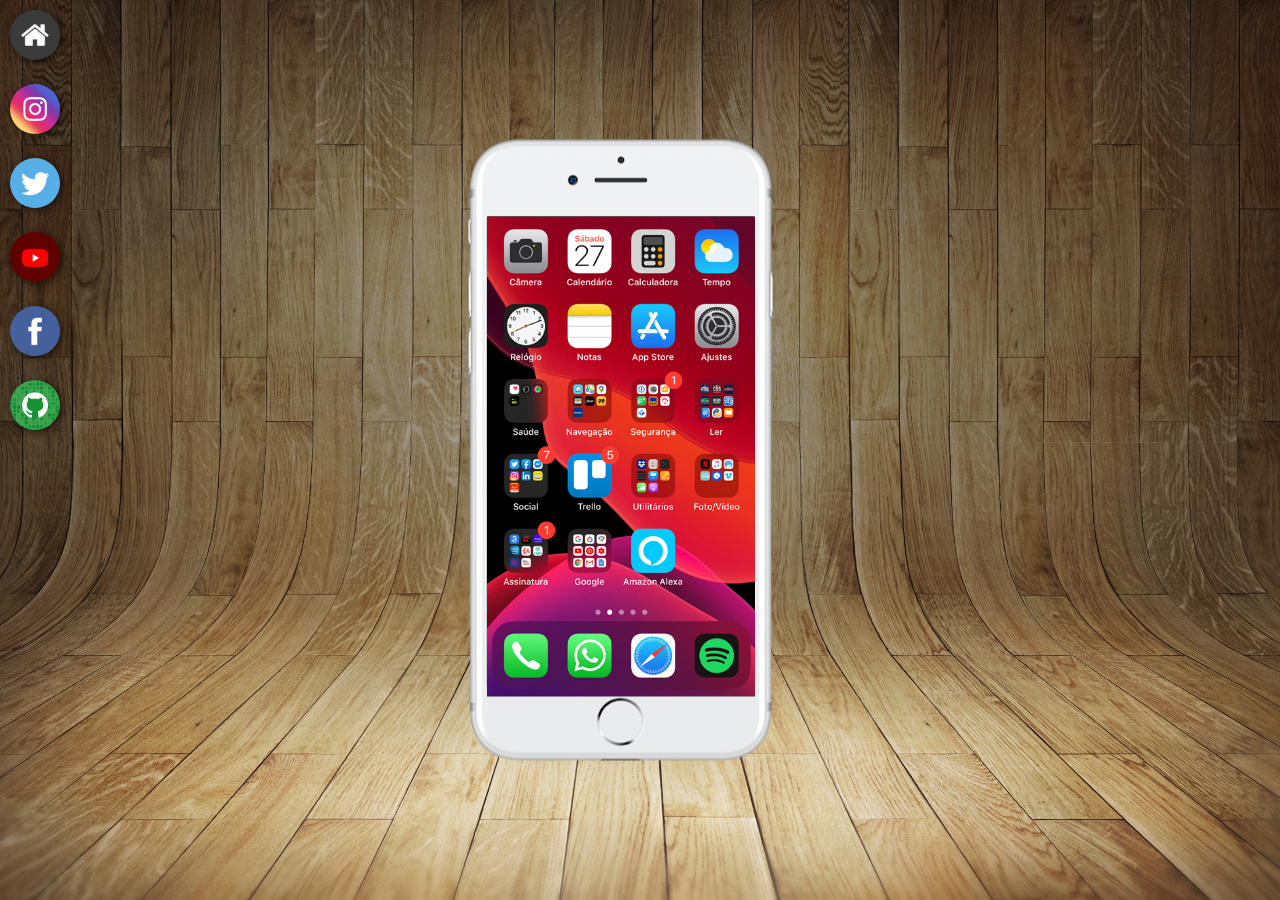
<file: index.html>
<!doctype html>
<html lang="pt-br">
  <head>
    <meta charset="UTF-8" />
    <meta name="viewport" content="width=device-width, initial-scale=1.0" />
    <link rel="shortcut icon" href="favicon.ico" type="image/x-icon" />
    <link rel="stylesheet" href="estilo/style.css" />
    <title>Projeto Redes Sociais</title>
  </head>
  <body>
    <main>
      <section id="telefone">
        <iframe src="home.html" name="tela" id="tela" frameborder="0">
          Seu navegador não é compatível com isso.
        </iframe>
      </section>
      <section id="redes-sociais">
        <a href="home.html" target="tela"><img src="imagens/logo-home.jpg" alt=""></a><br>
        <a href="instagram.html" target="tela"><img src="imagens/logo-instagram.jpg" alt=""></a><br>
        <a href="twitter.html" target="tela"><img src="imagens/logo-twitter.jpg" alt=""></a><br>
        <a href="youtube.html" target="tela"><img src="imagens/logo-youtube.jpg" alt=""></a><br>
        <a href="facebook.html" target="tela"><img src="imagens/logo-facebook.jpg" alt=""></a><br>
        <a href="github.html" target="tela"><img src="imagens/logo-github.jpg" alt=""></a>
      </section>
    </main>
  </body>
</html>
</file>
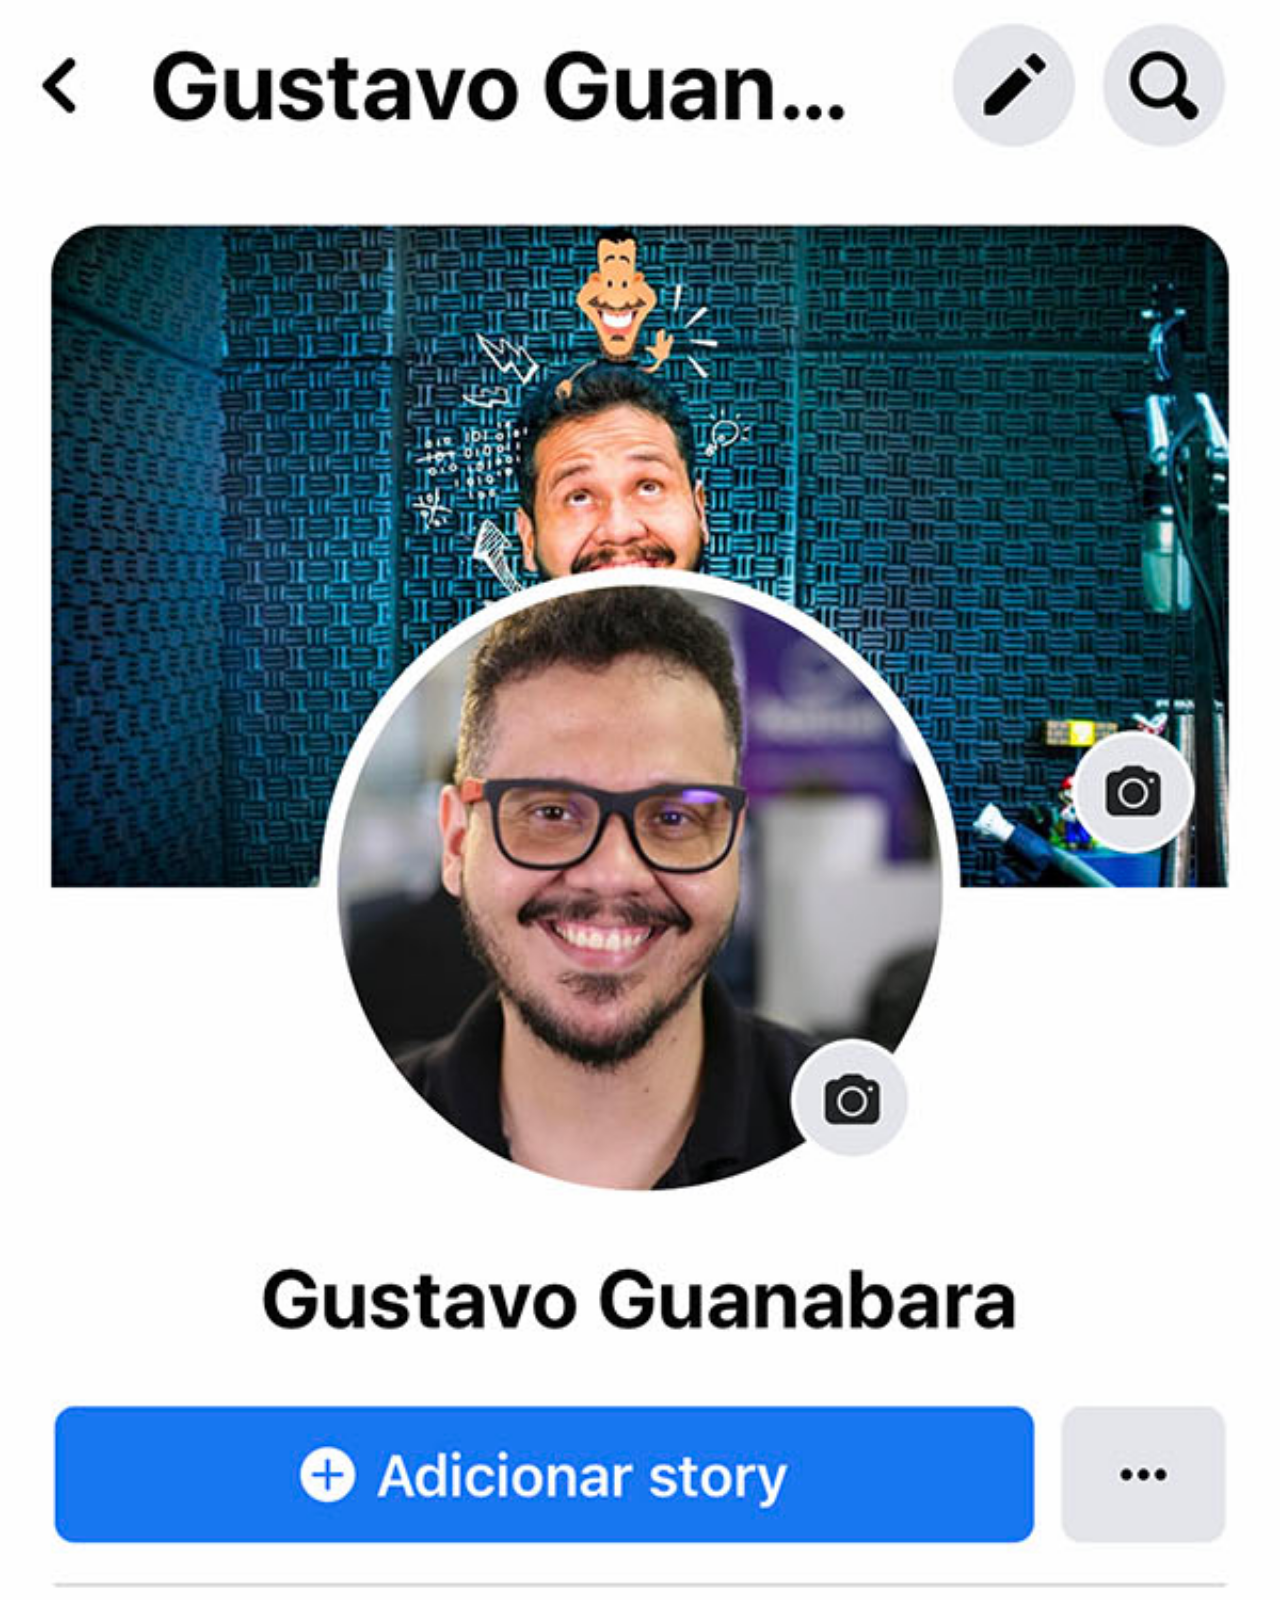
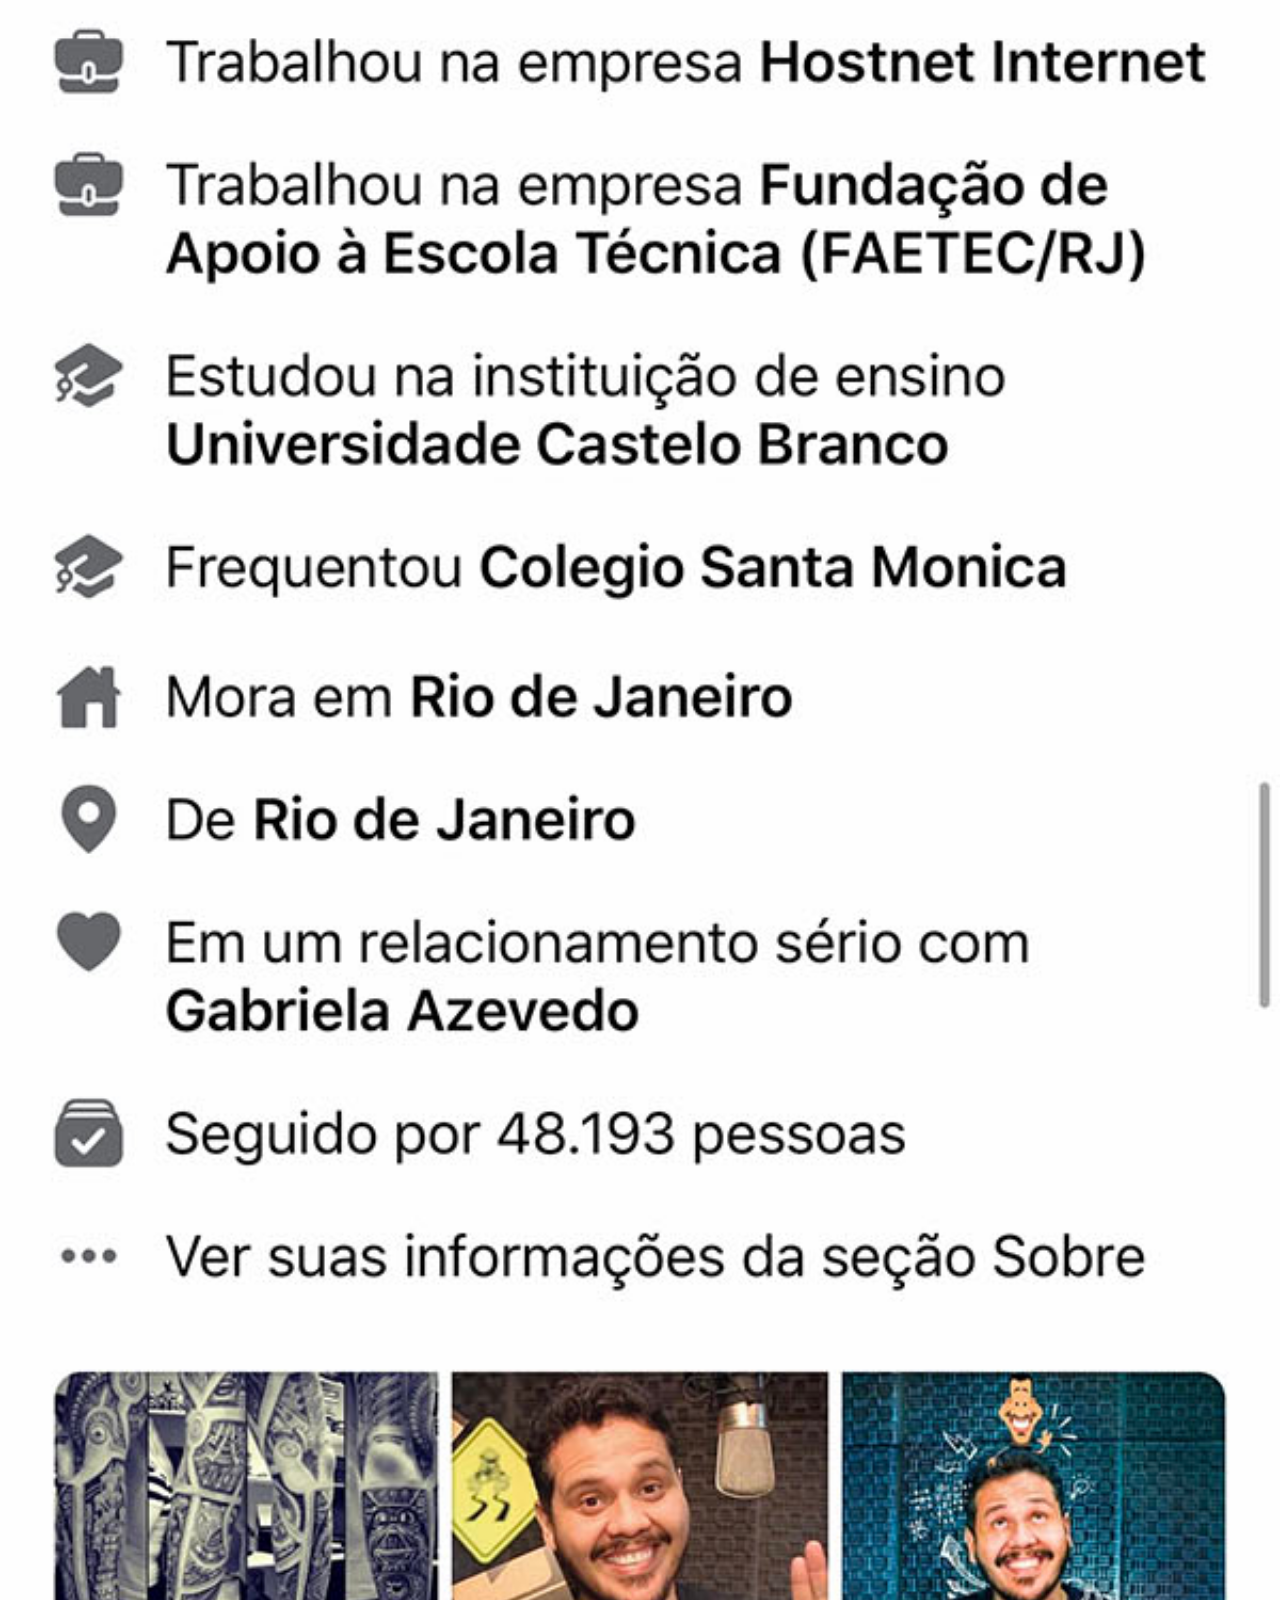
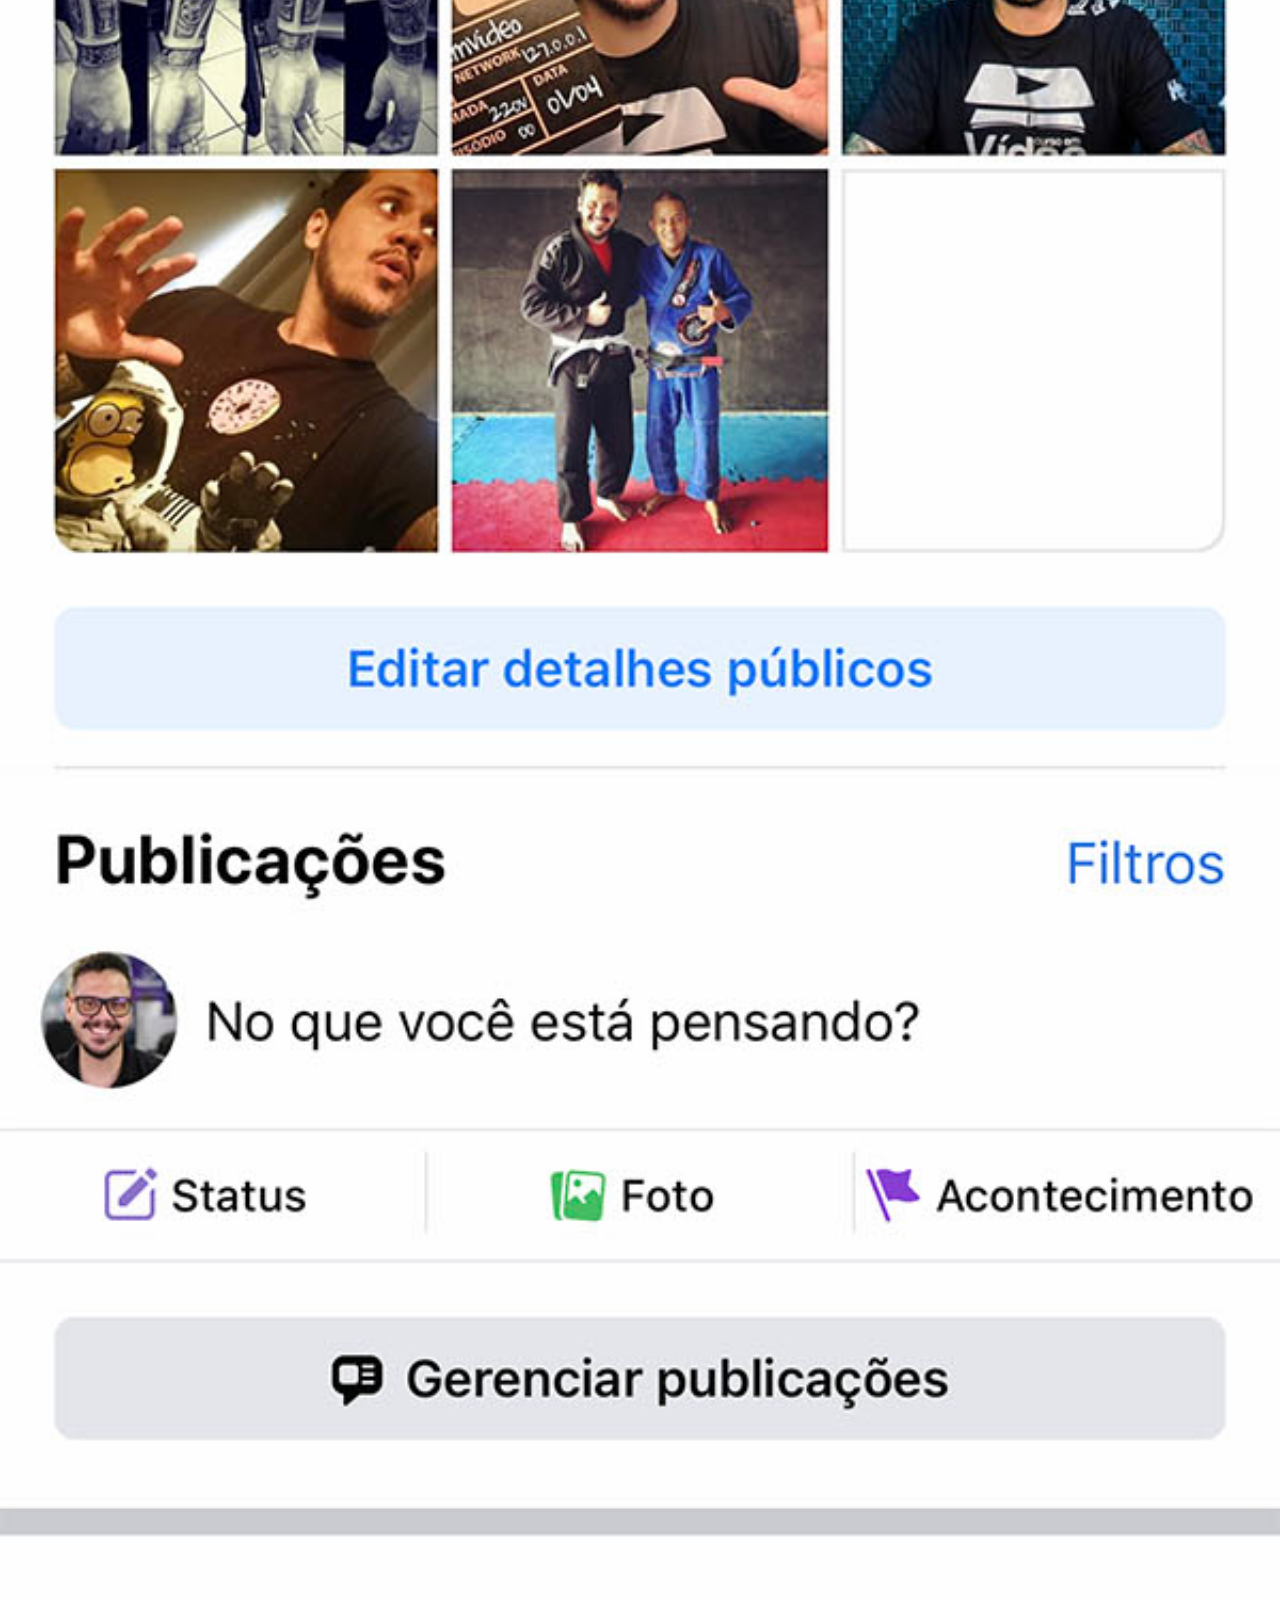
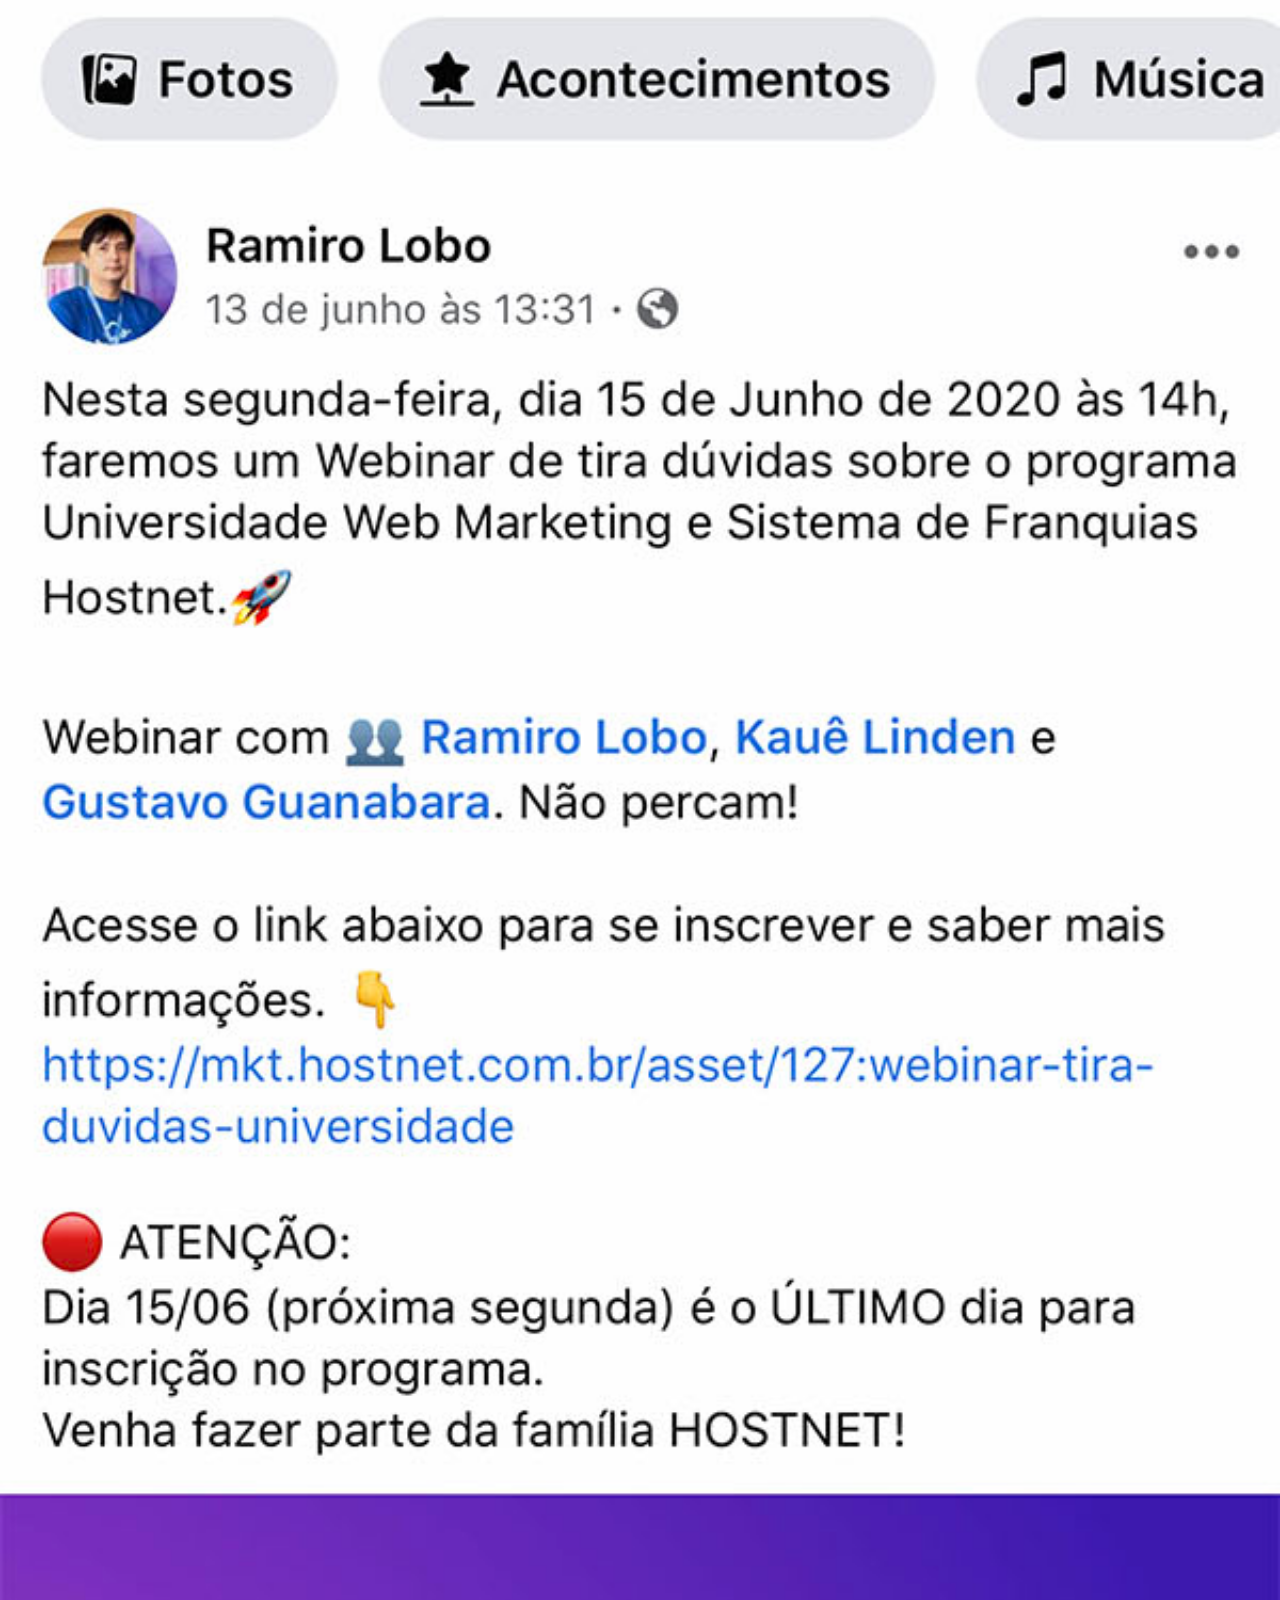
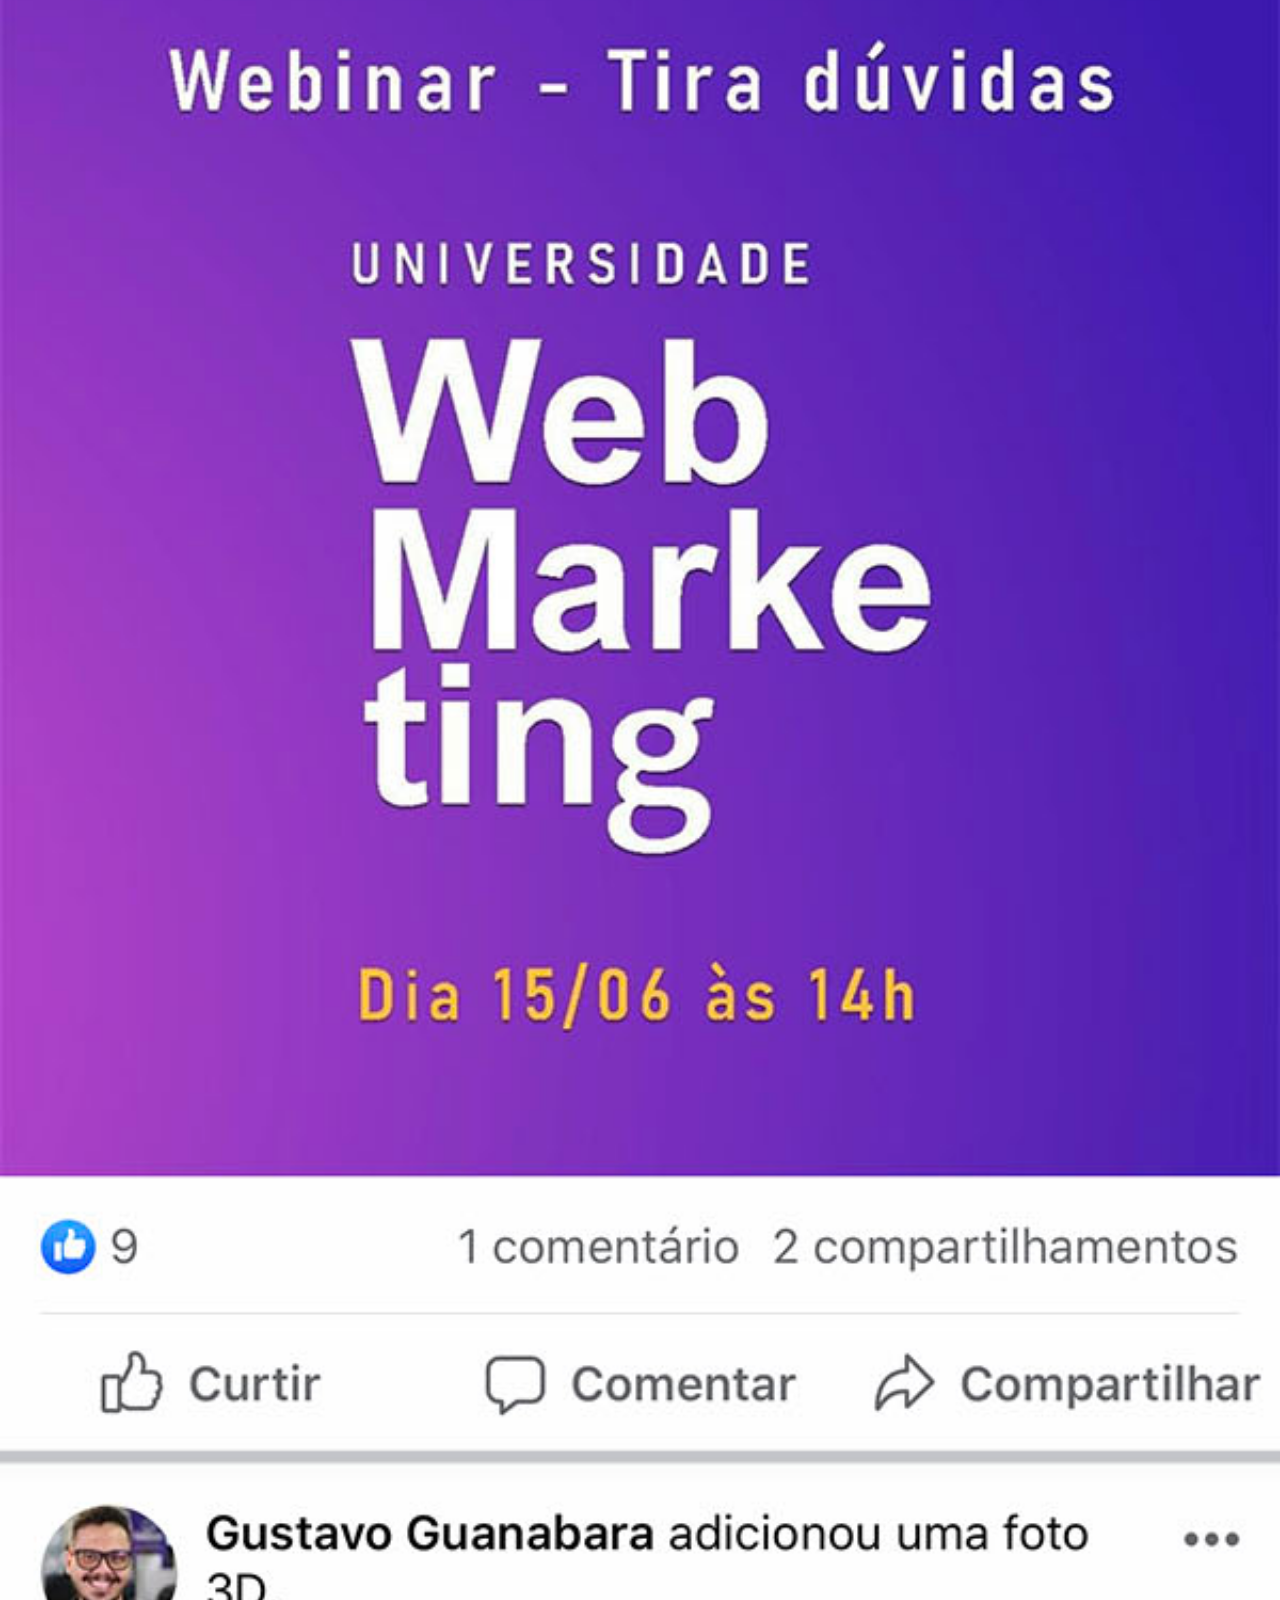
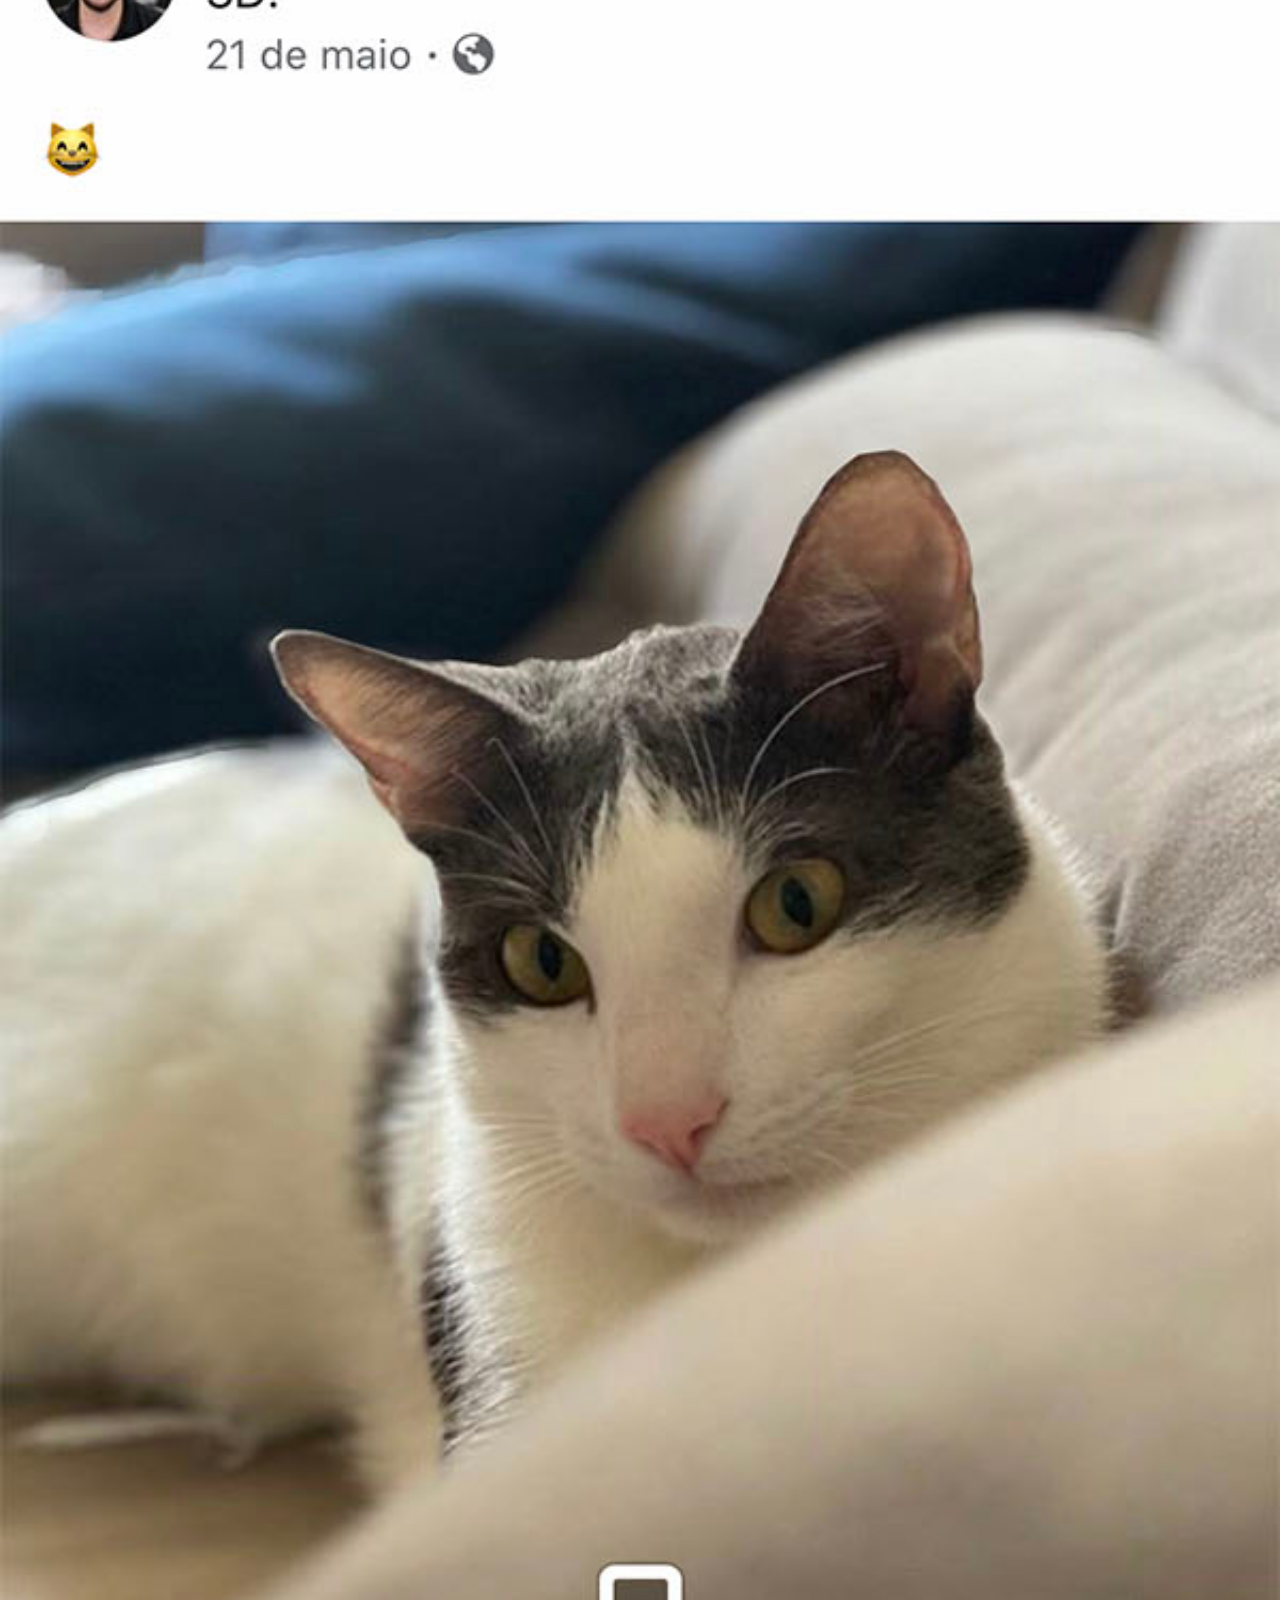
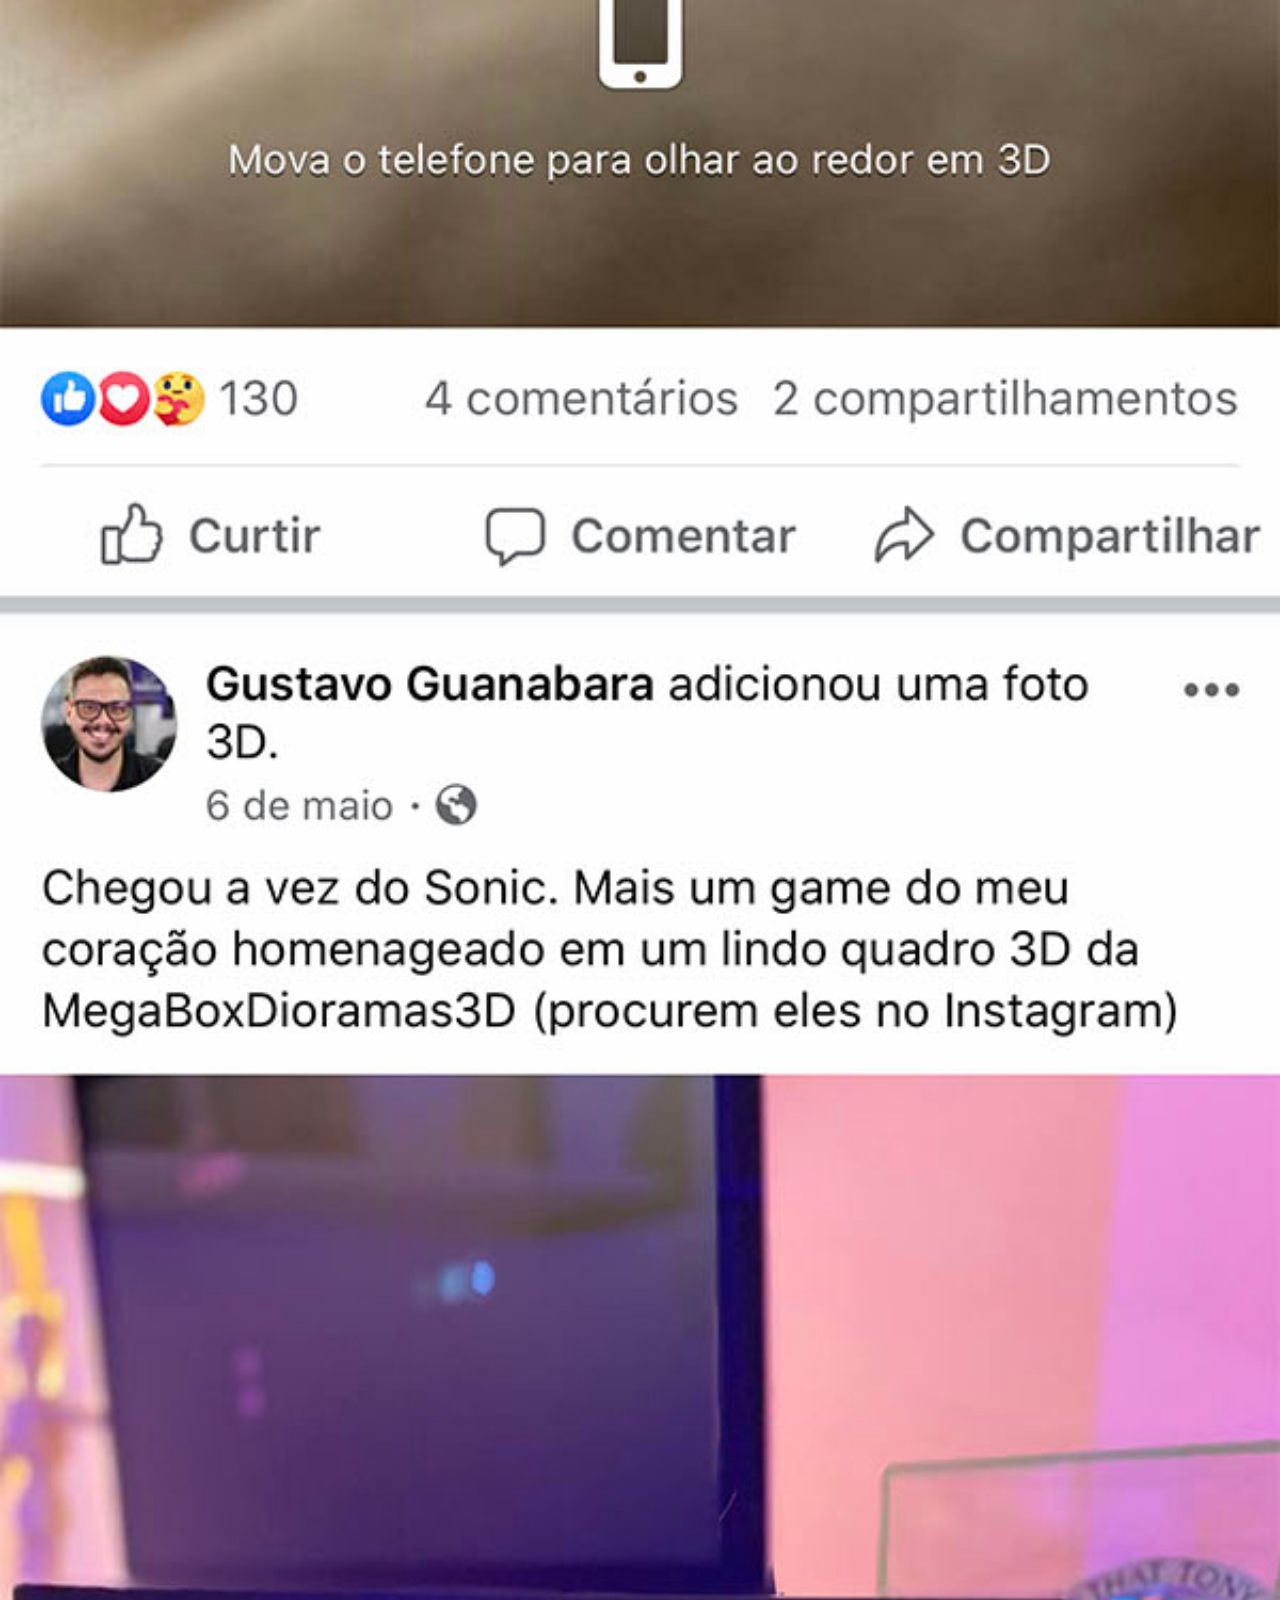
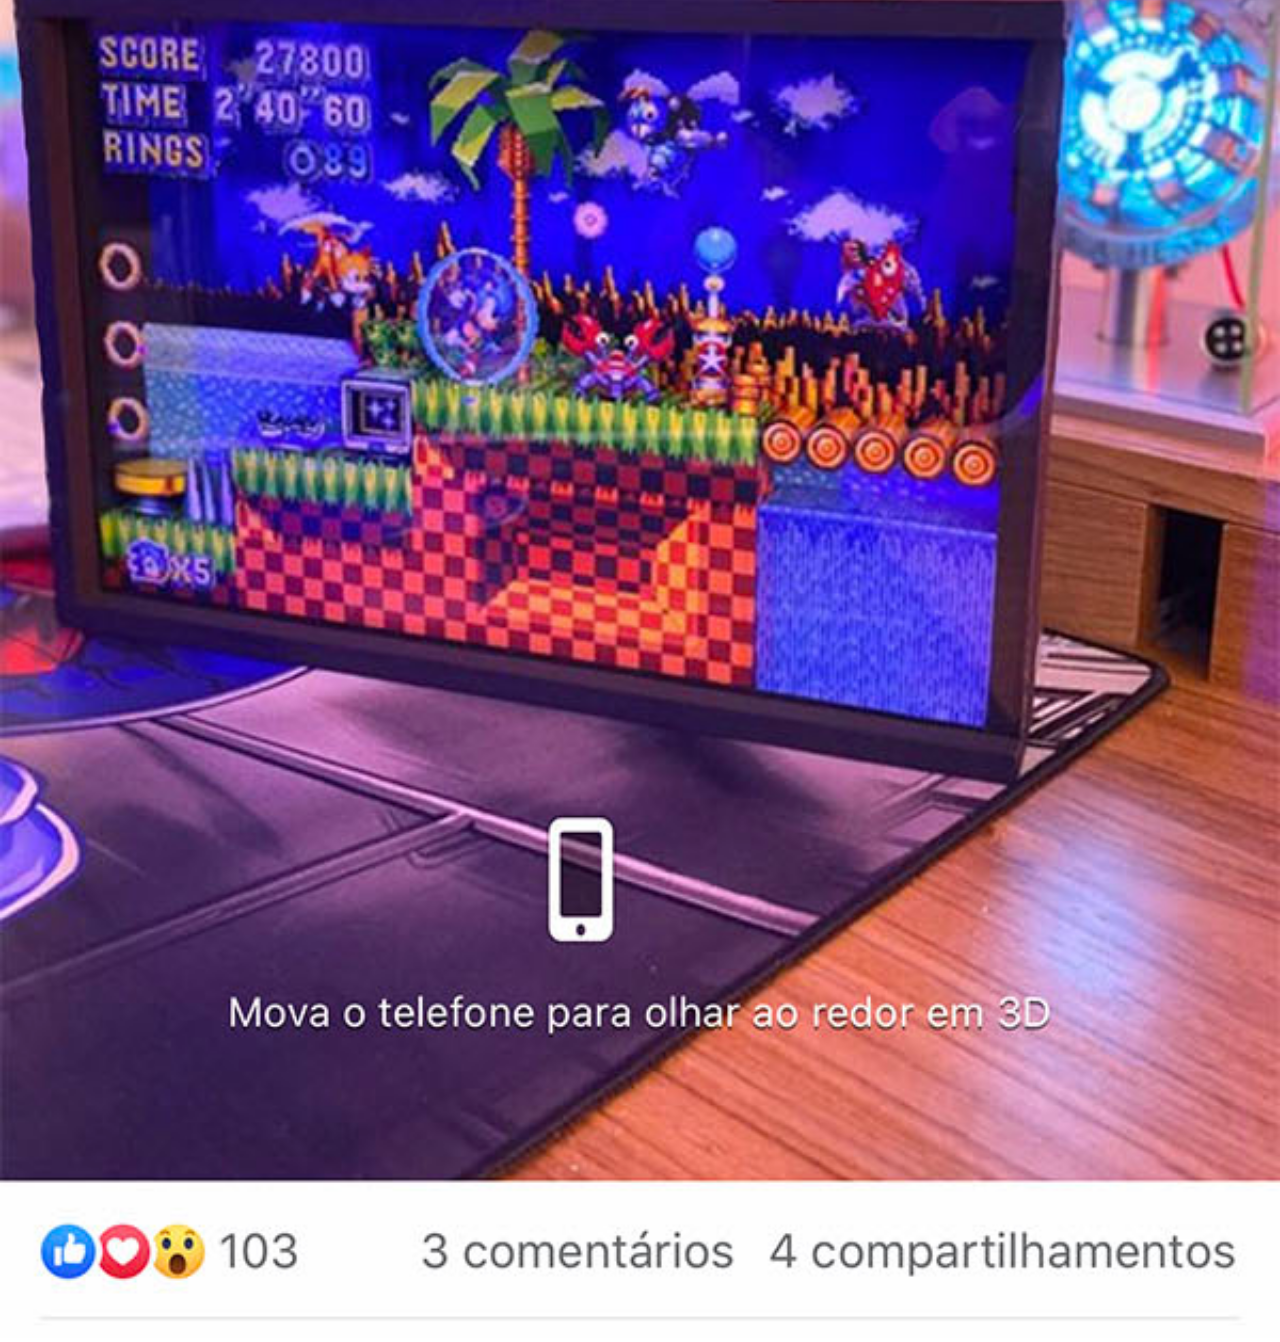
<file: facebook.html>
<!DOCTYPE html>
<html lang="en">
<head>
    <meta charset="UTF-8">
    <meta name="viewport" content="width=device-width, initial-scale=1.0">
    <title>Facebook</title>
    <link rel="stylesheet" href="estilo/social.css">
</head>
<body>
    <img src="imagens/tela-facebook.jpg" alt="">
</body>
</html>
</file>
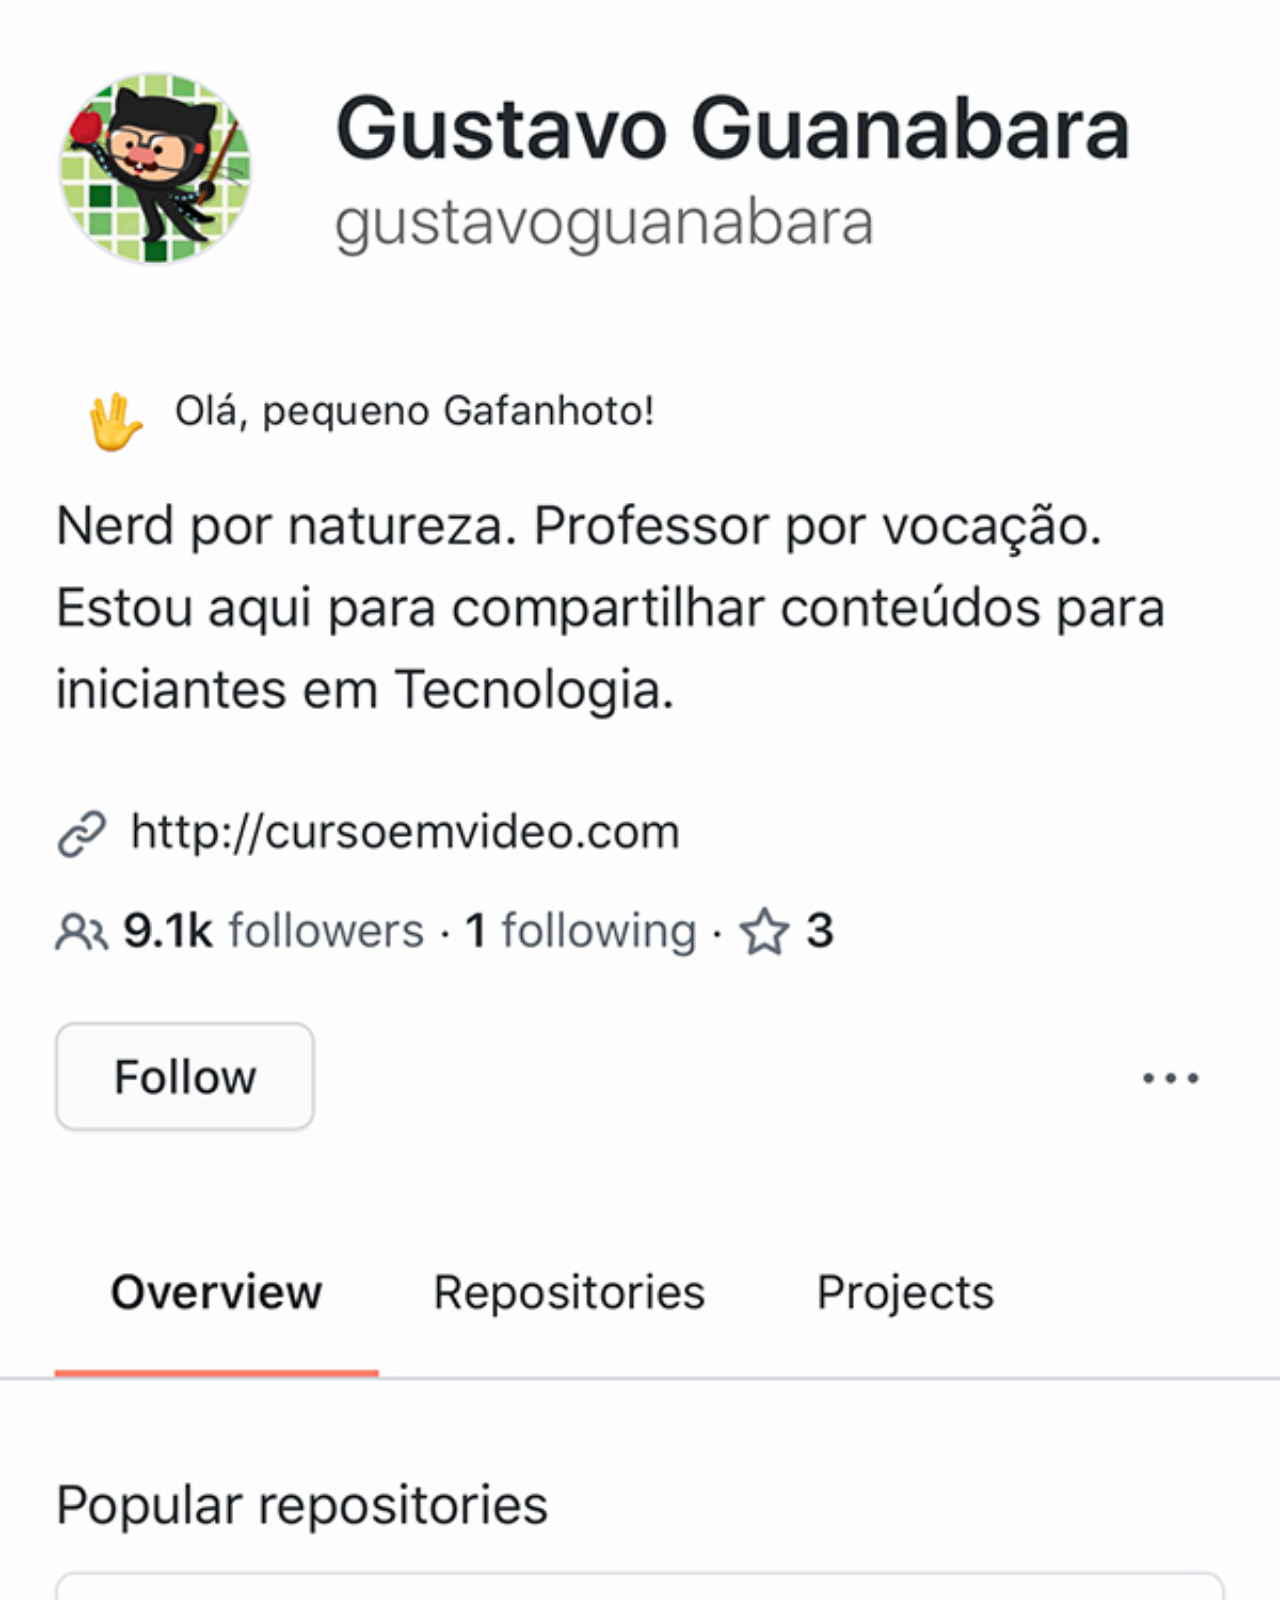
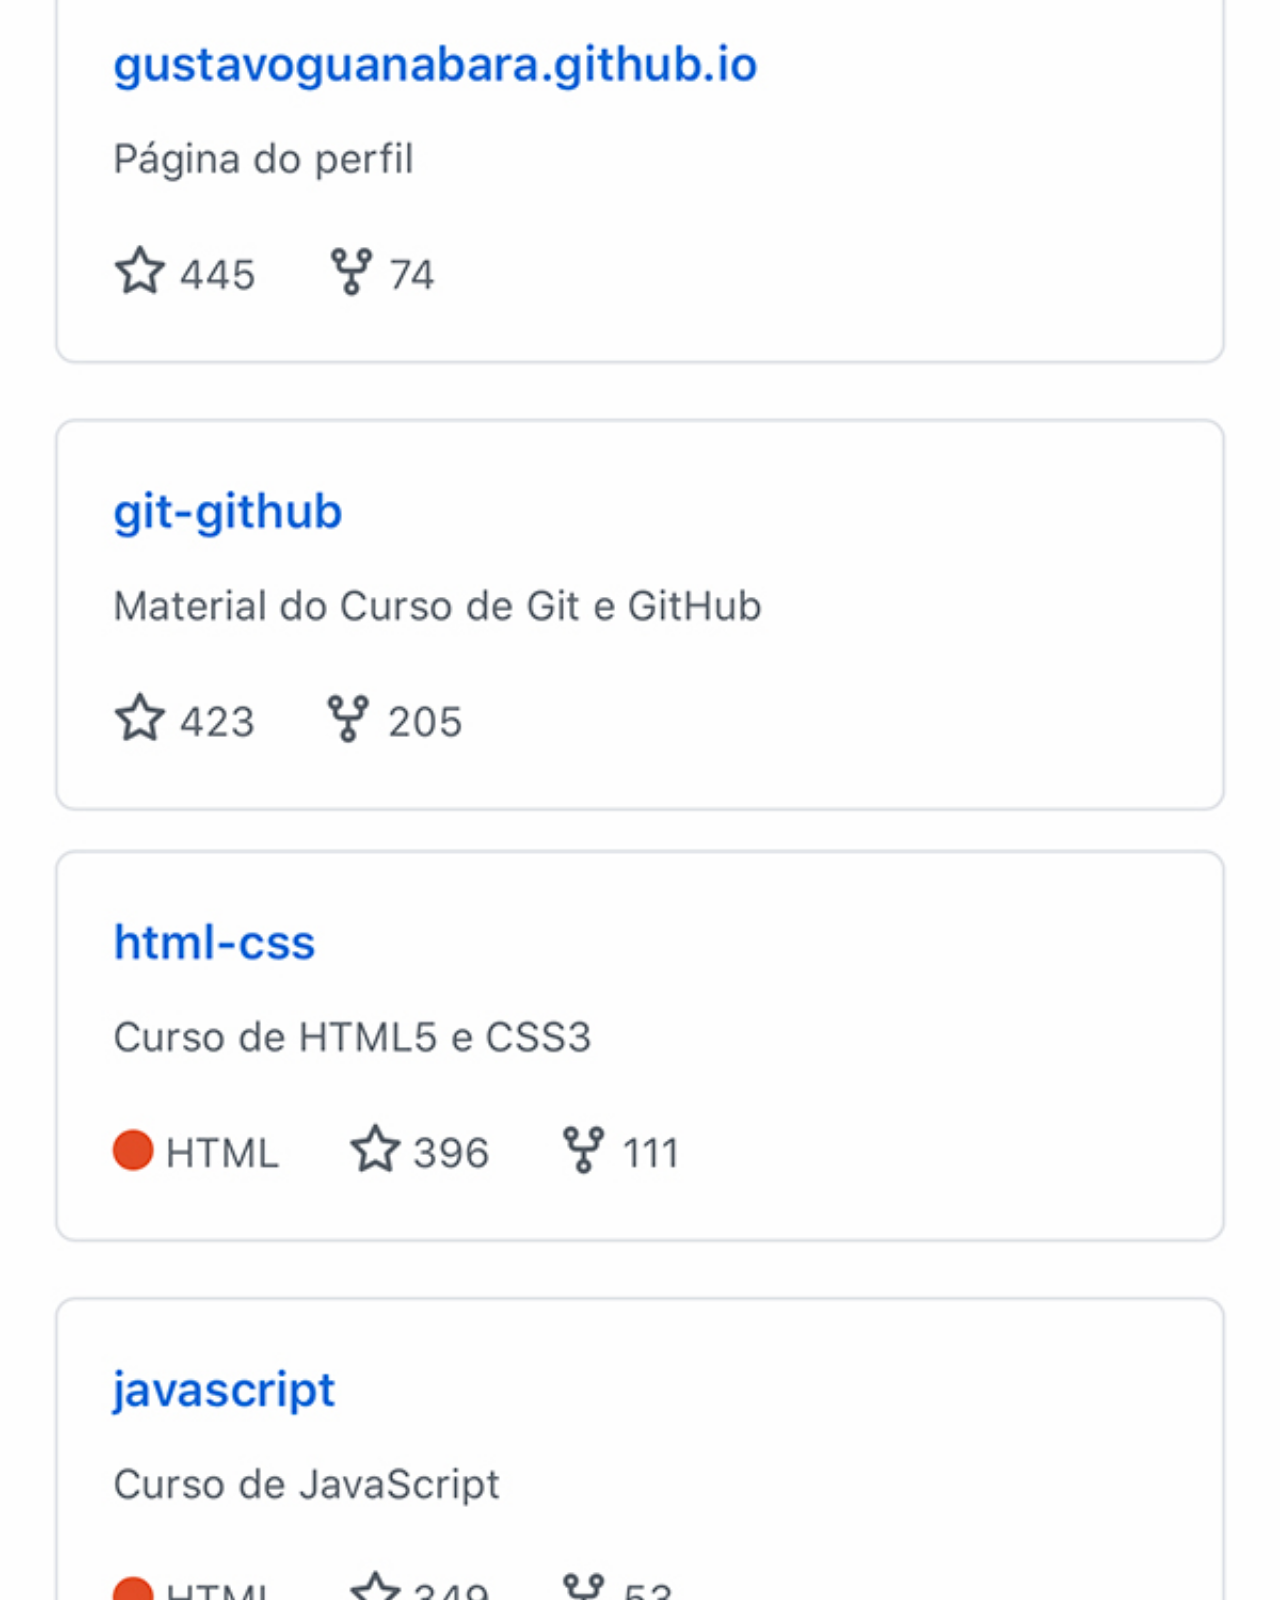
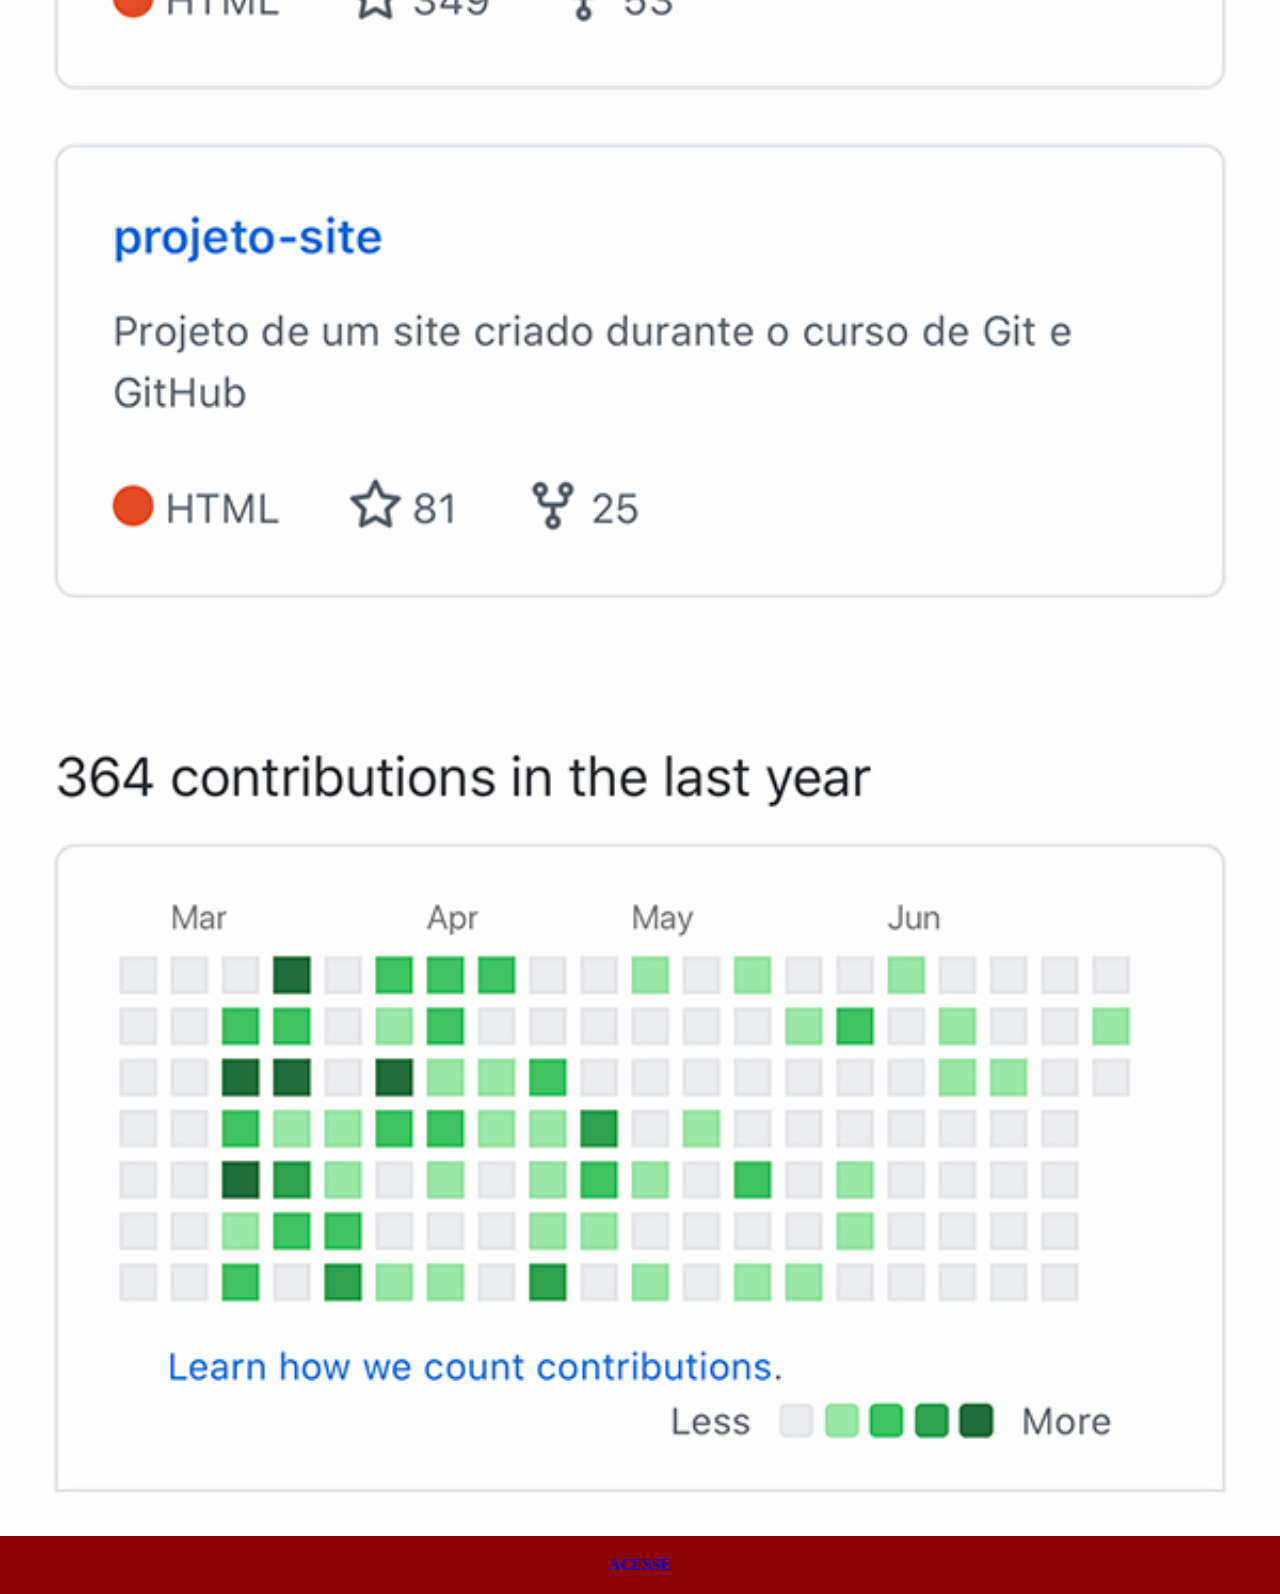
<file: github.html>
<!DOCTYPE html>
<html lang="pt-br">
<head>
    <meta charset="UTF-8">
    <meta name="viewport" content="width=device-width, initial-scale=1.0">
    <title>GitHub</title>
    <link rel="stylesheet" href="estilo/social.css">
</head>
<body>
    <img src="imagens/tela-github.jpg" alt="GitHub">
    <a href="https://github.com/codebyvitor" target="_blank">ACESSE</a>
</body>
</html>
</file>
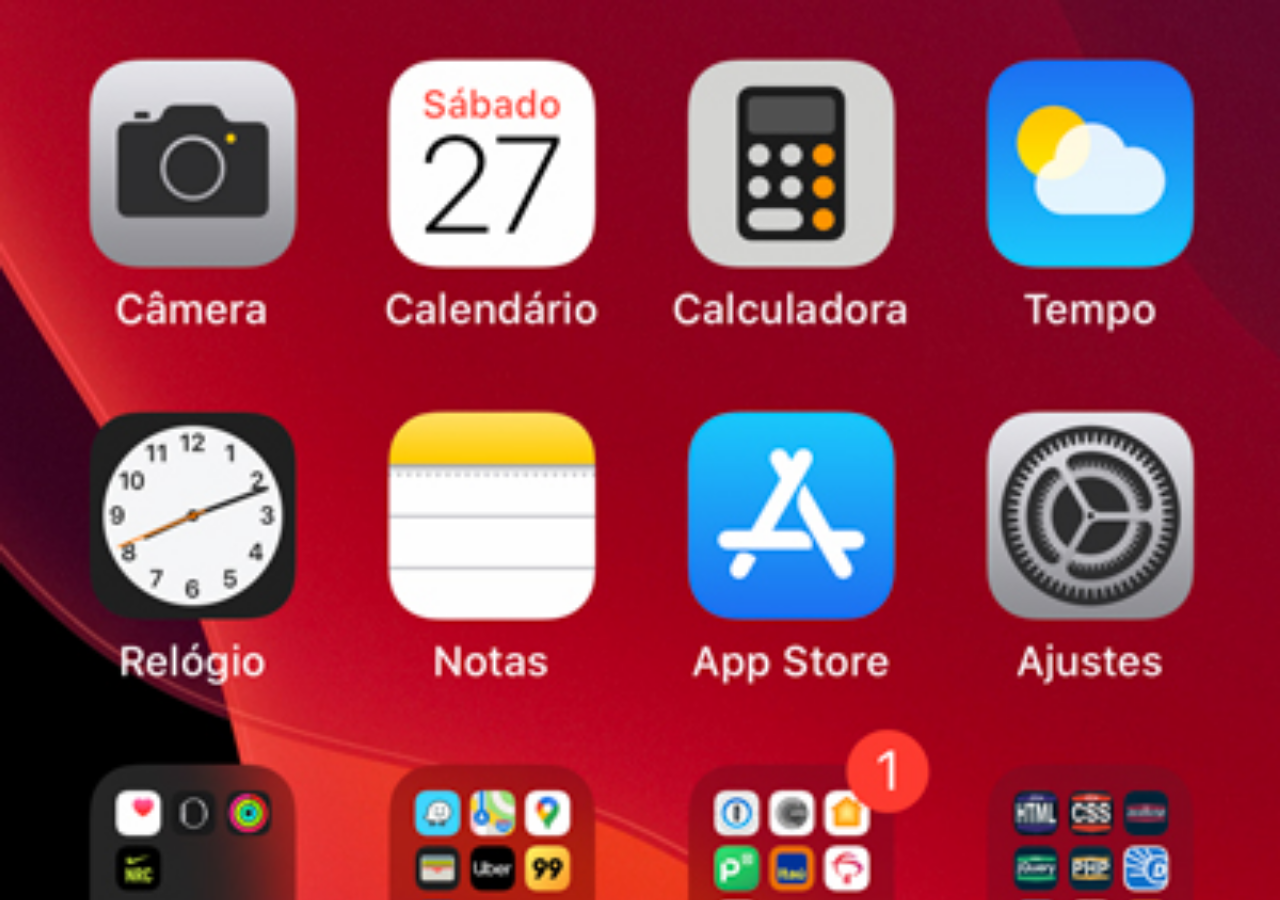
<file: home.html>
<!DOCTYPE html>
<html lang="pt-br">
<head>
    <meta charset="UTF-8">
    <meta name="viewport" content="width=device-width, initial-scale=1.0">
    <title>Home</title>
    <style>
        * {
            margin: 0px;
            padding: 0px;
        }
        body {
            width: 100vw;
            height: 100vh;
            background: black url(imagens/tela-home.jpg) no-repeat top center;
            background-size: cover;
        }
    </style>
</head>
<body>
    
</body>
</html>
</file>
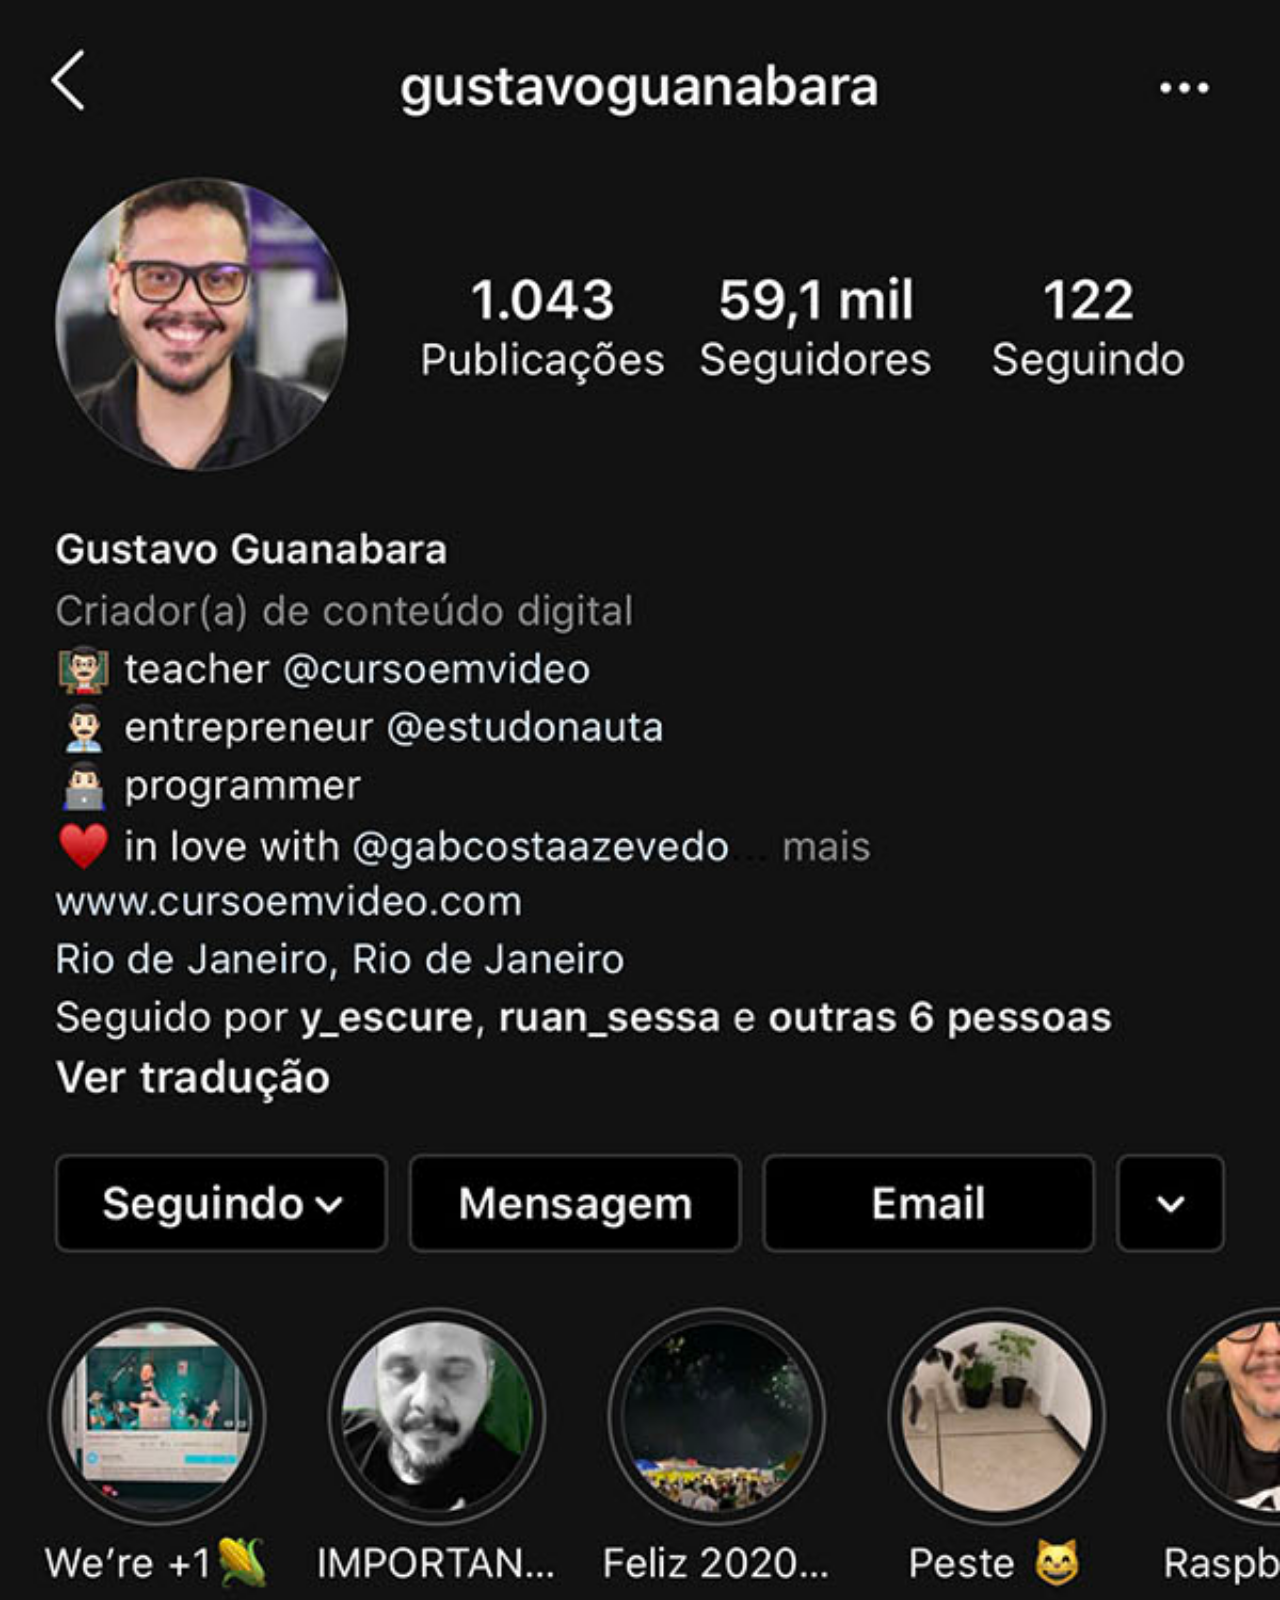
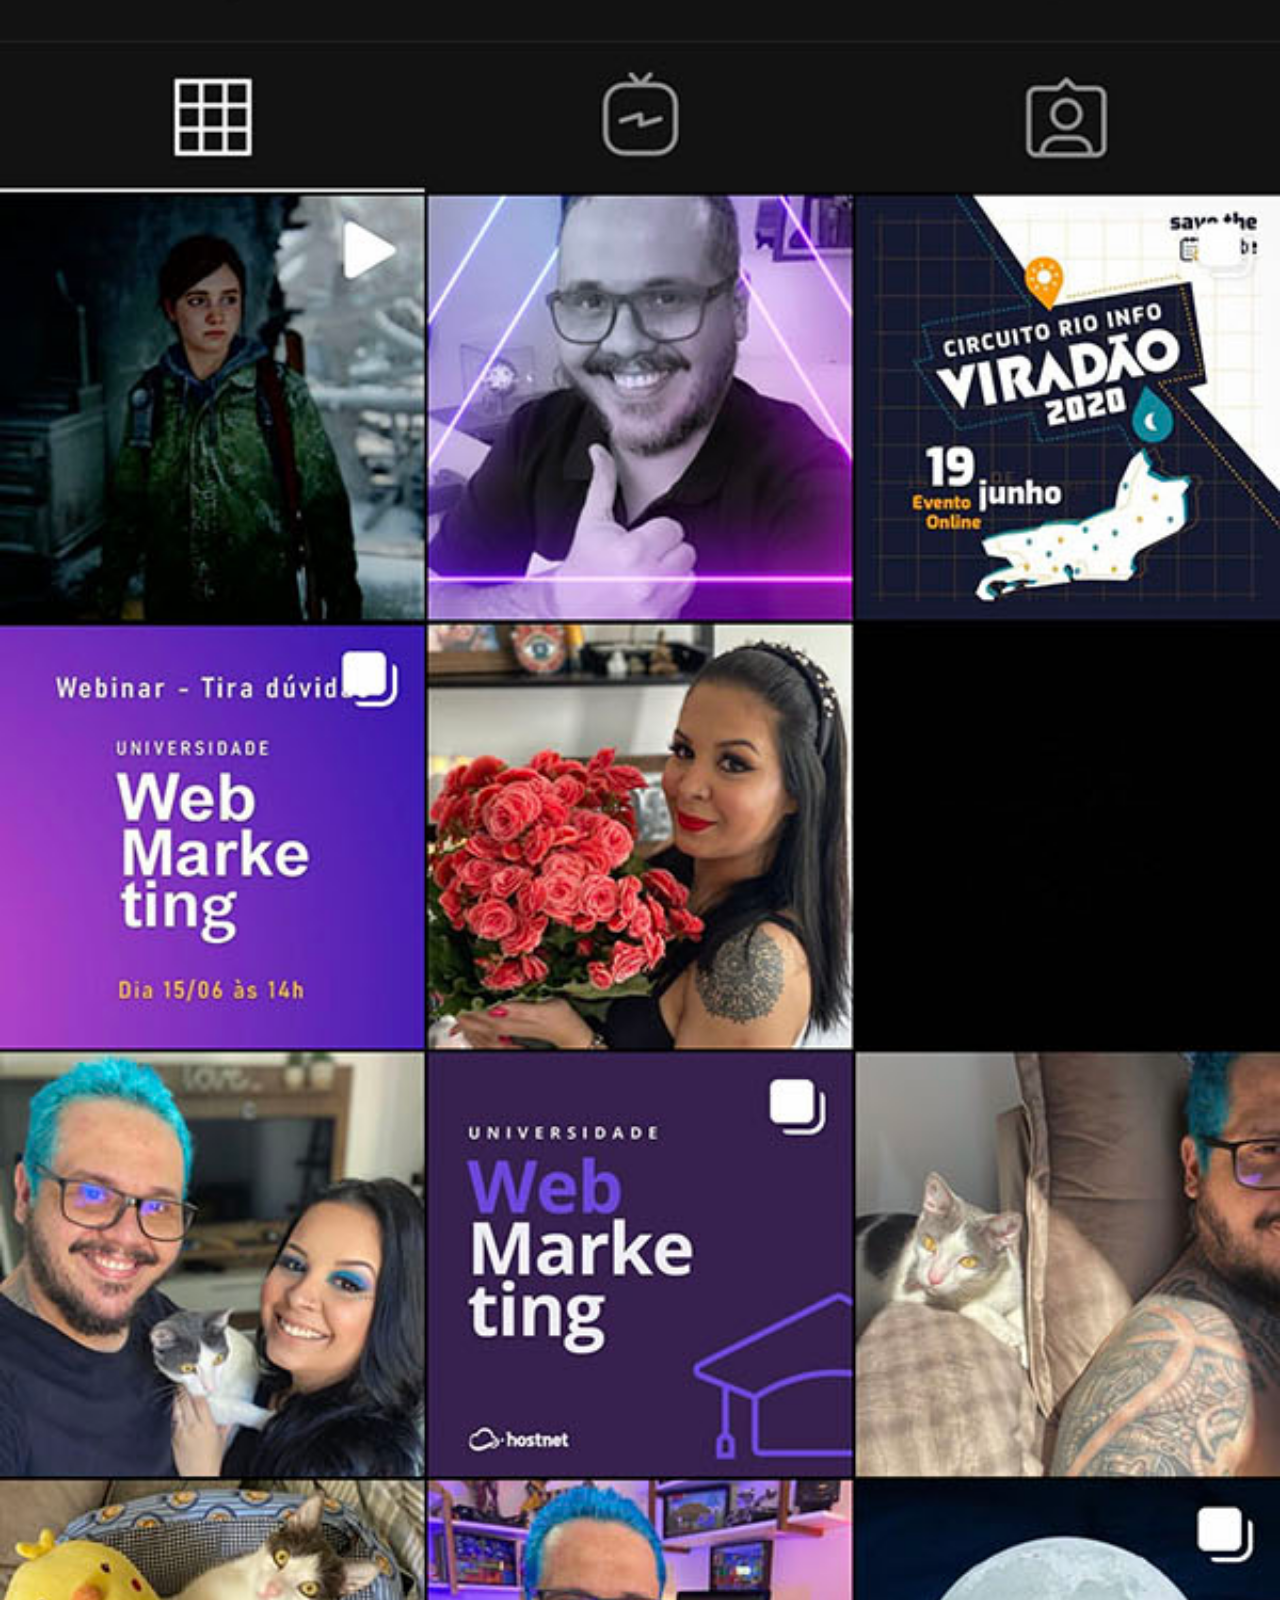
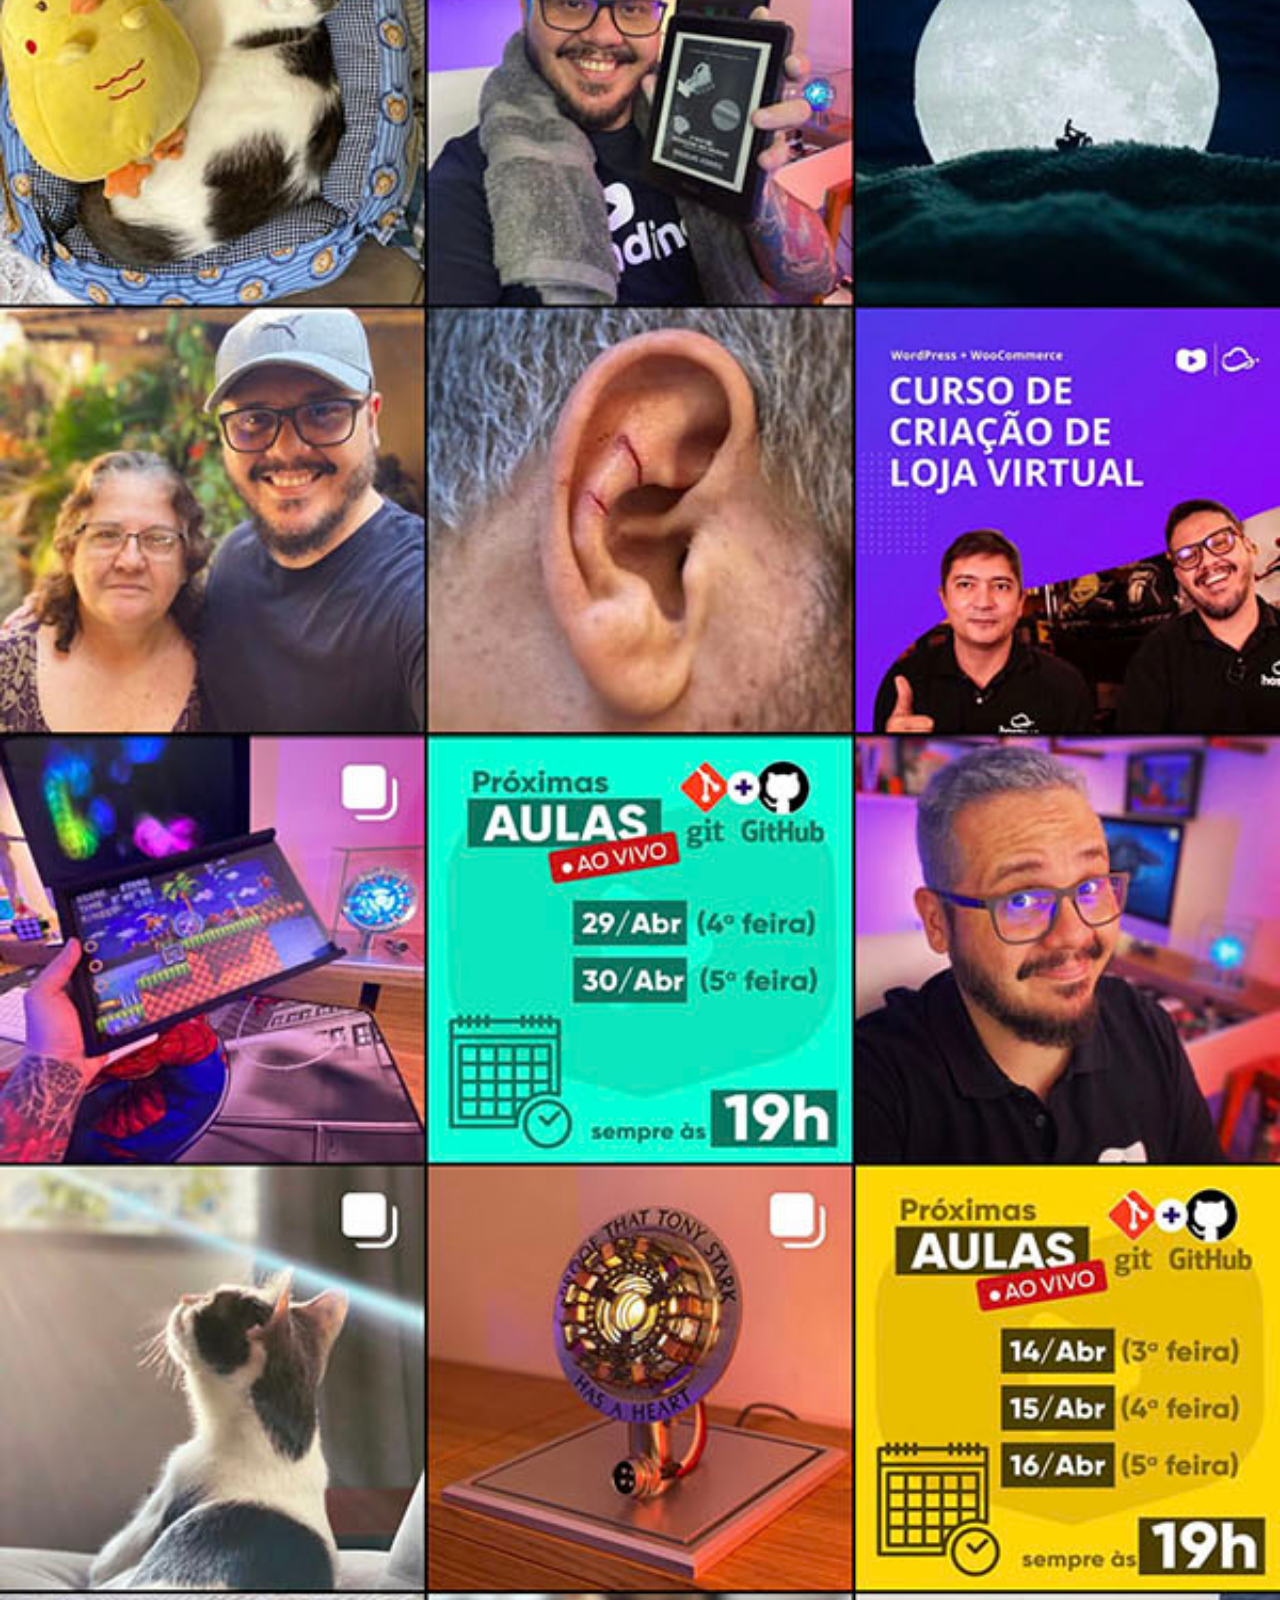
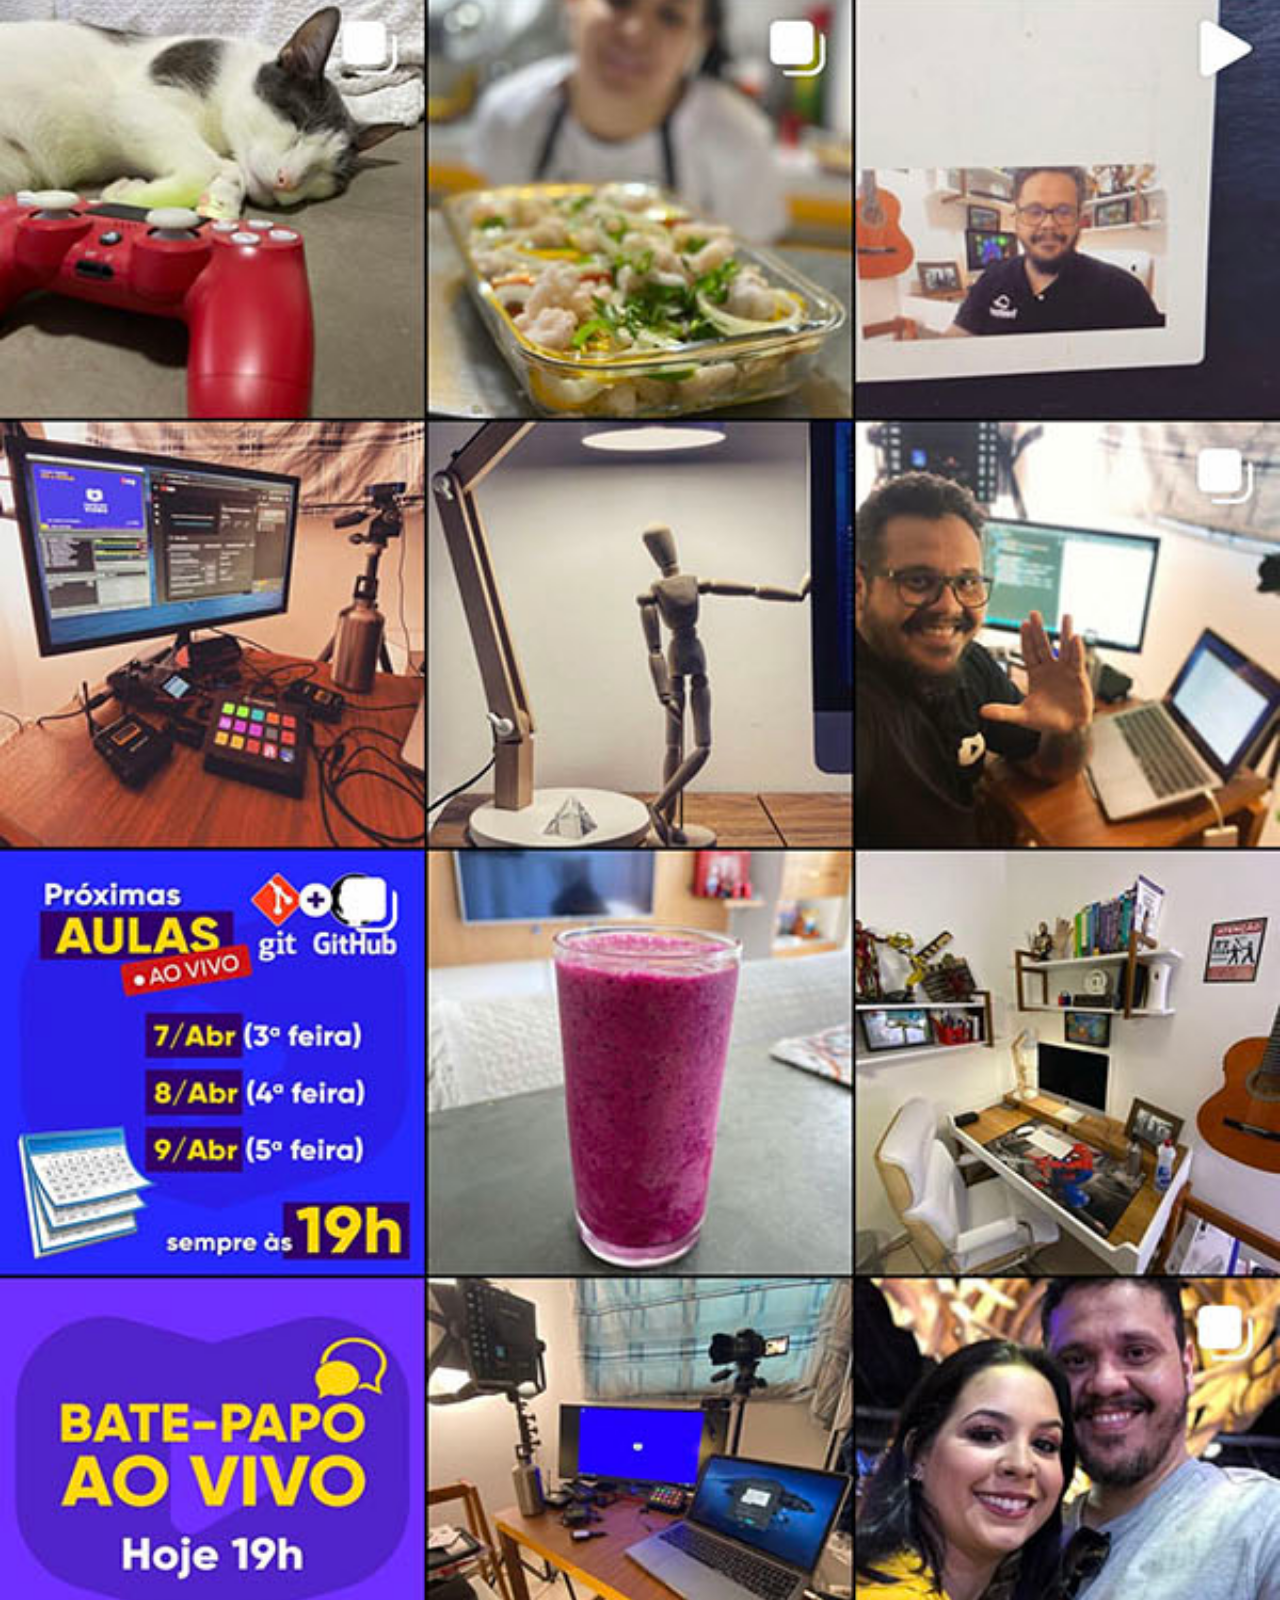
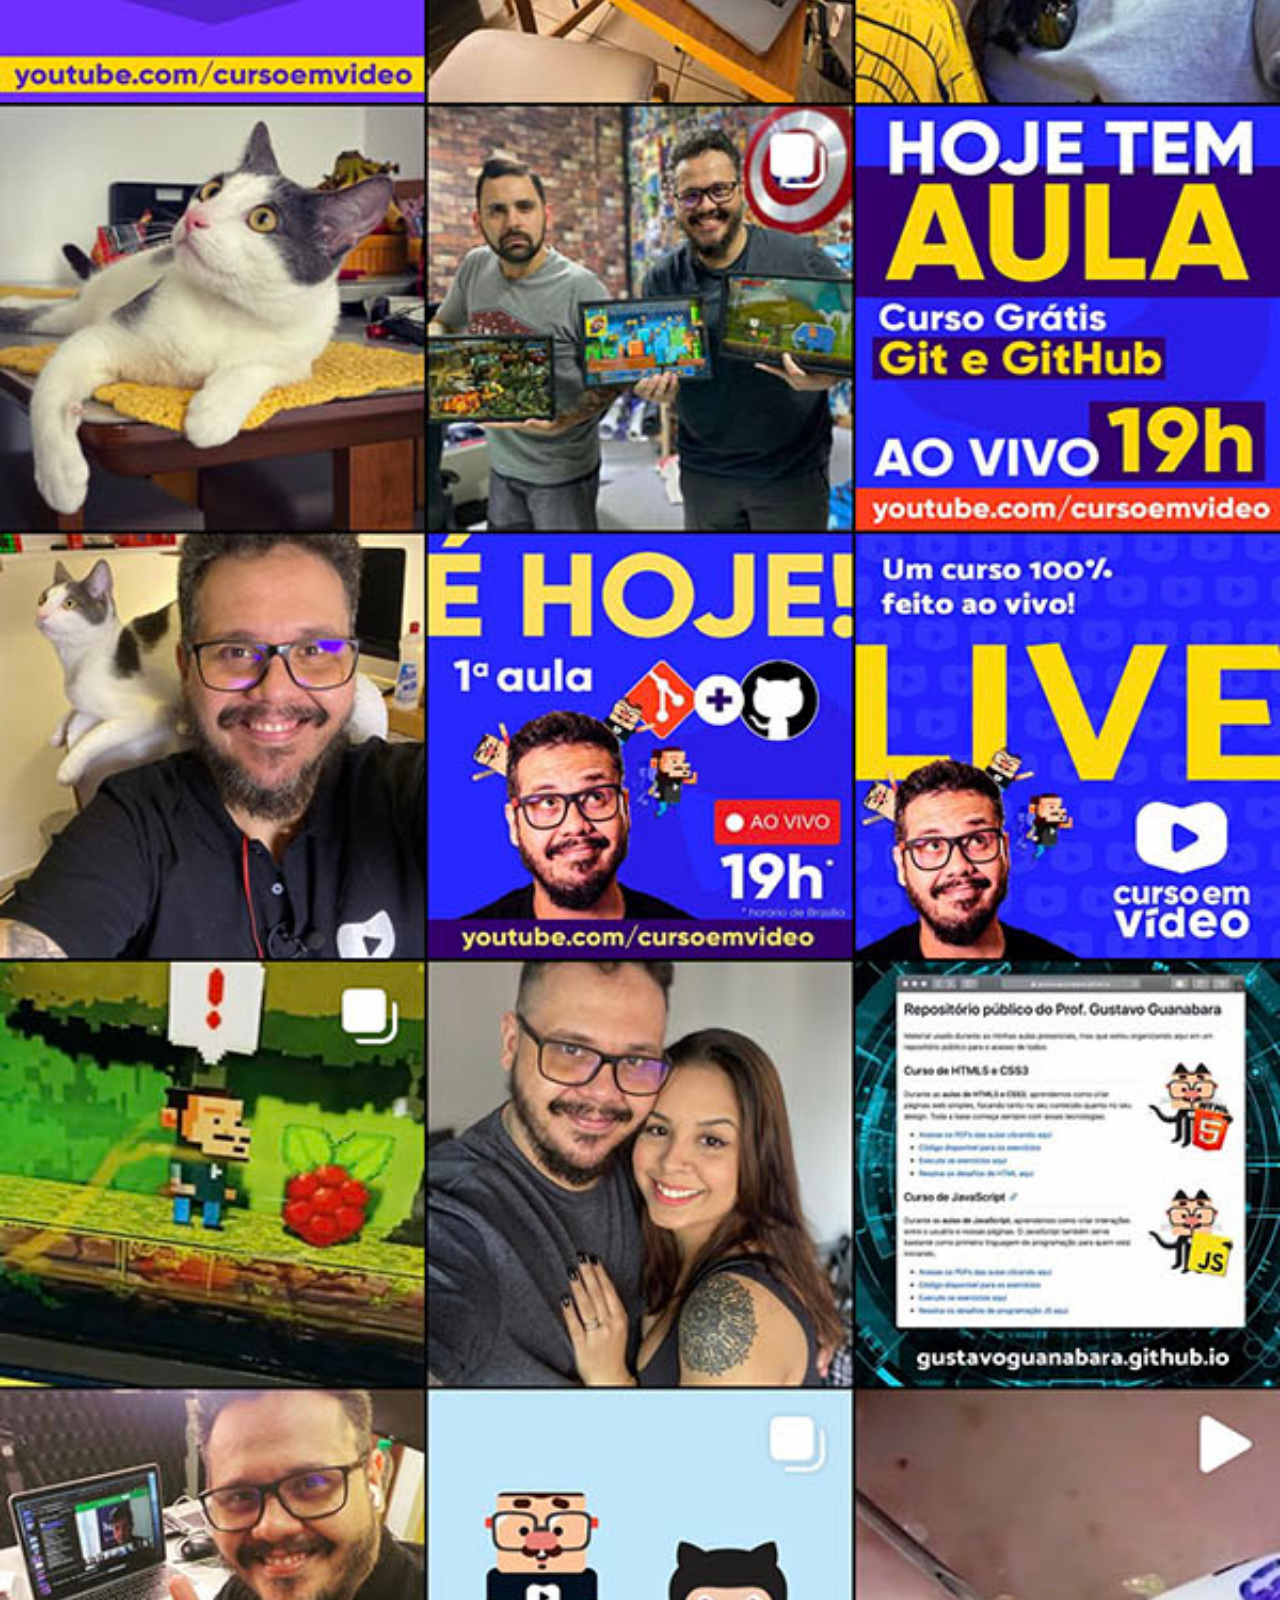
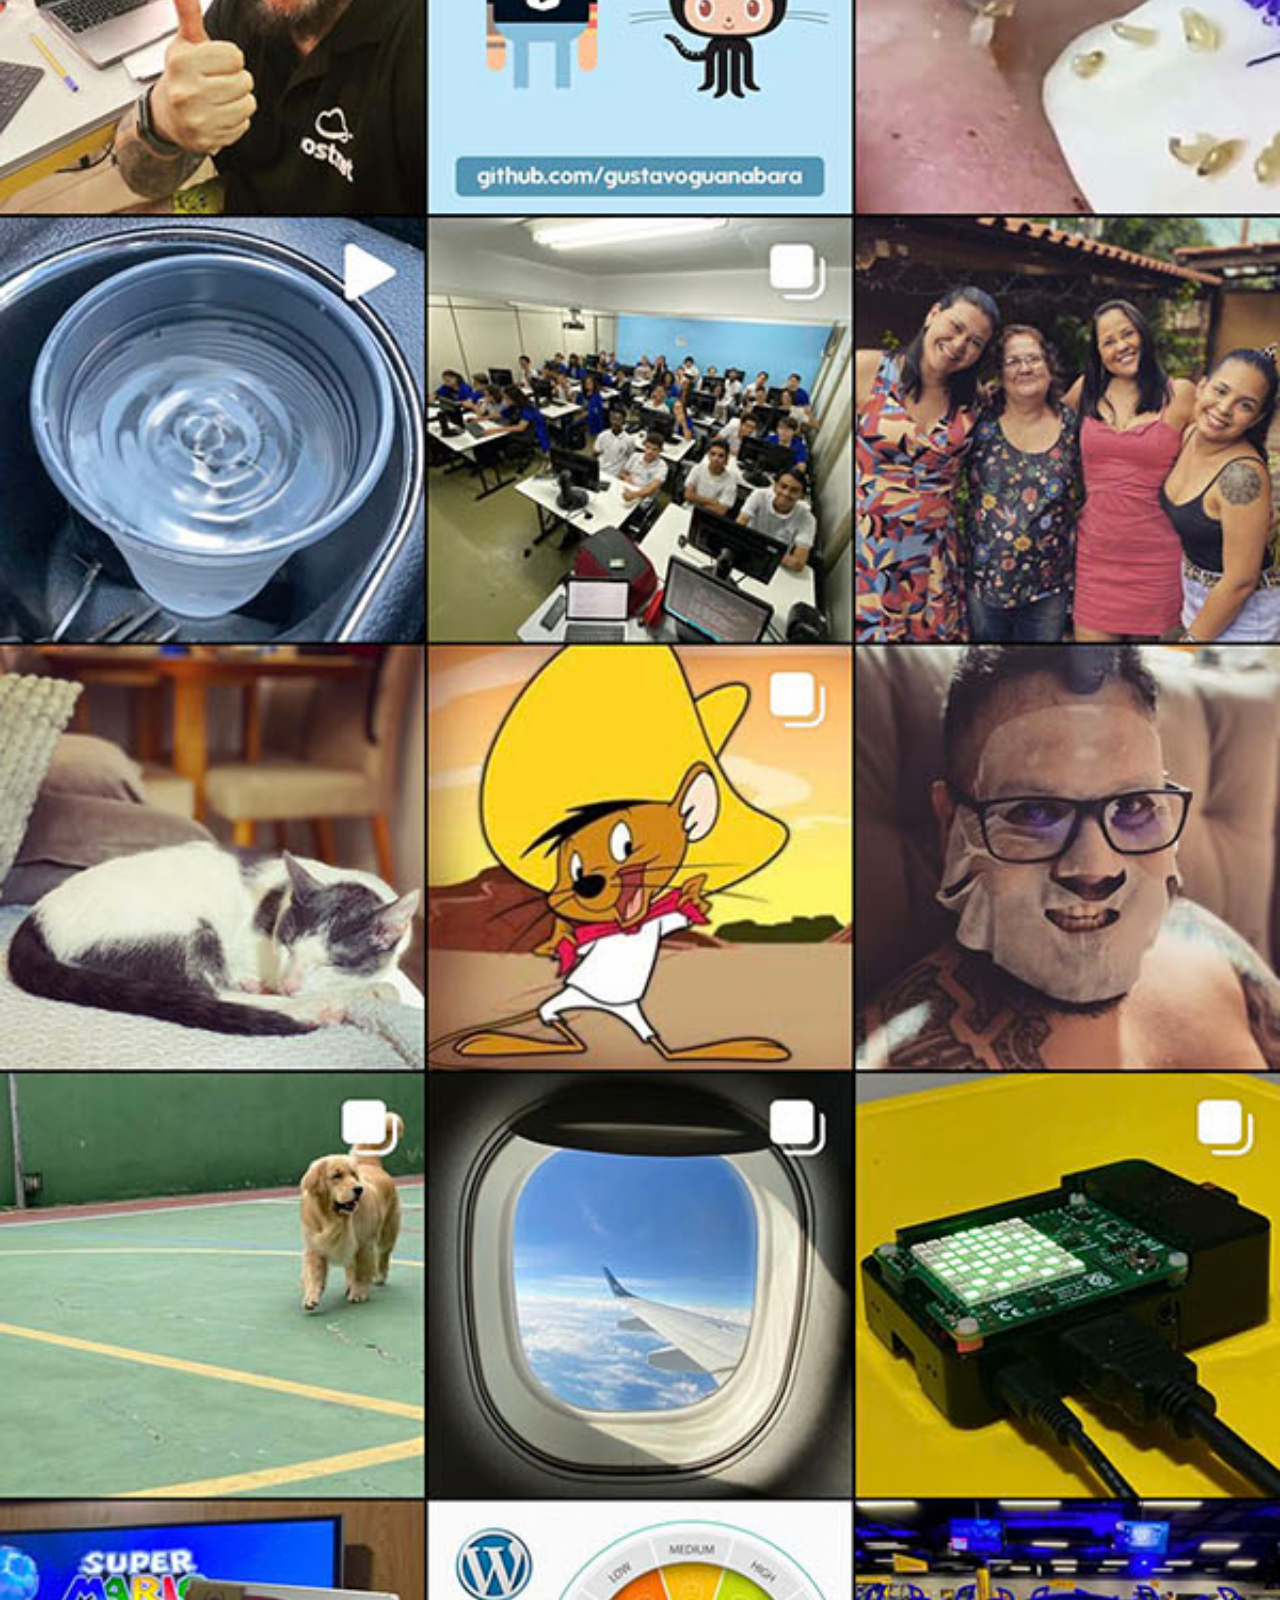
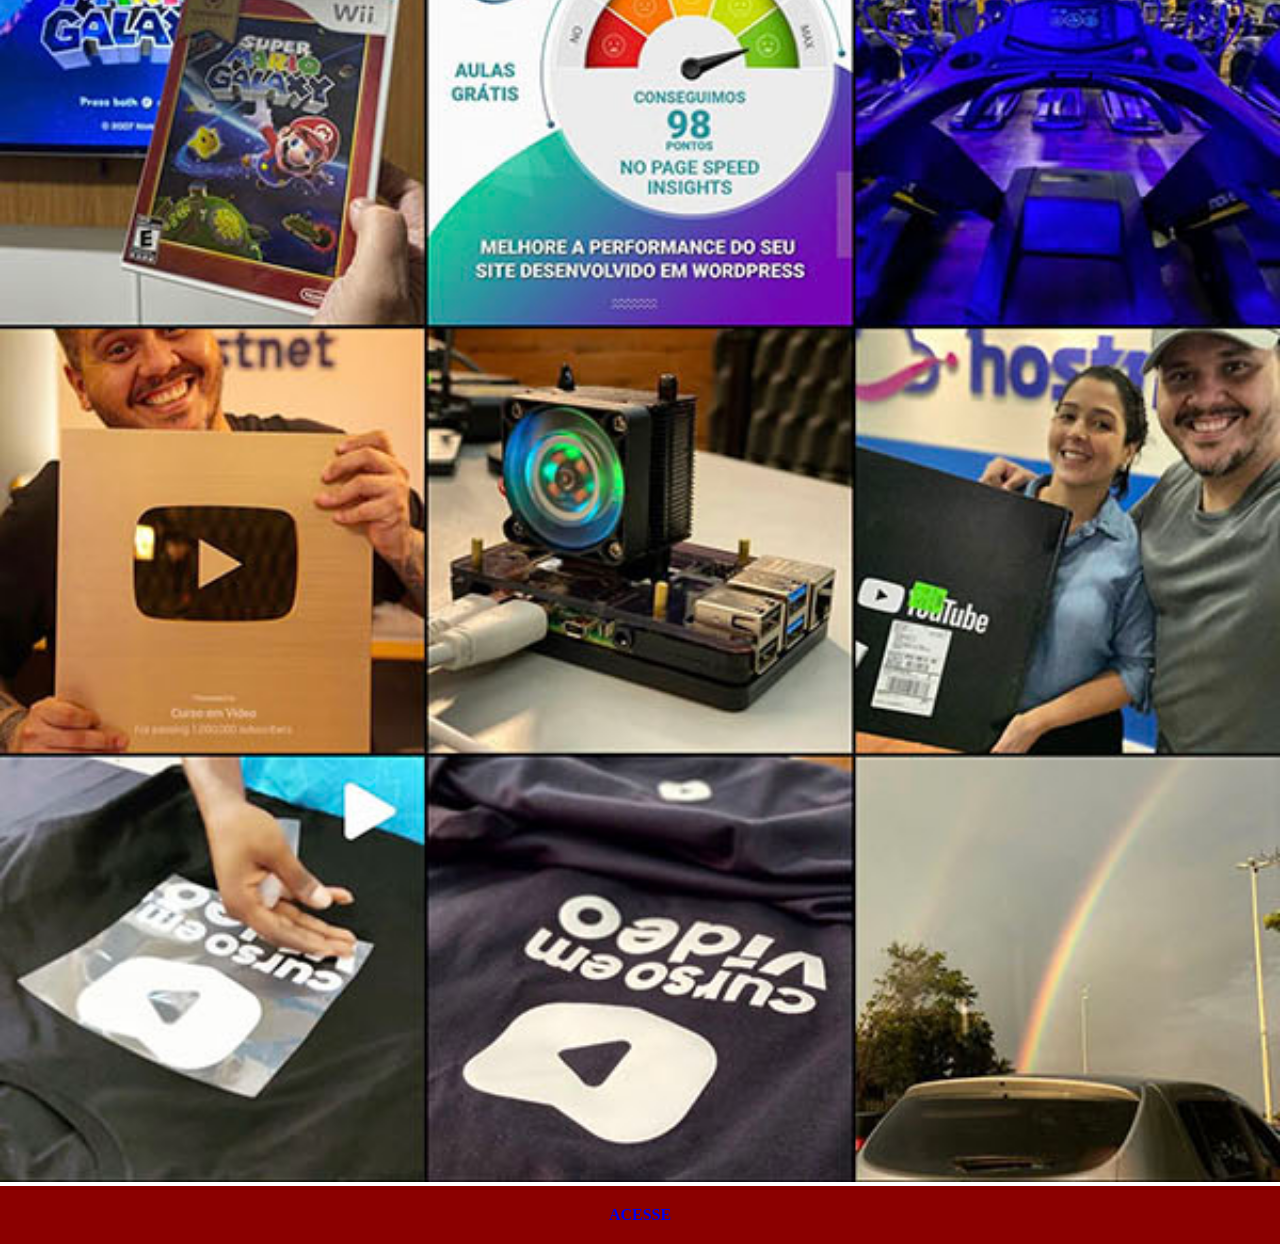
<file: instagram.html>
<!DOCTYPE html>
<html lang="en">
<head>
    <meta charset="UTF-8">
    <meta name="viewport" content="width=device-width, initial-scale=1.0">
    <title>Instagram</title>
    <link rel="stylesheet" href="estilo/social.css">
</head>
<body>
    <img src="imagens/tela-instagram.jpg" alt="Instagram">

    <a href="https://www.instagram.com/vt_xz3/" target="_blank">ACESSE</a>
</body>
</html>
</file>
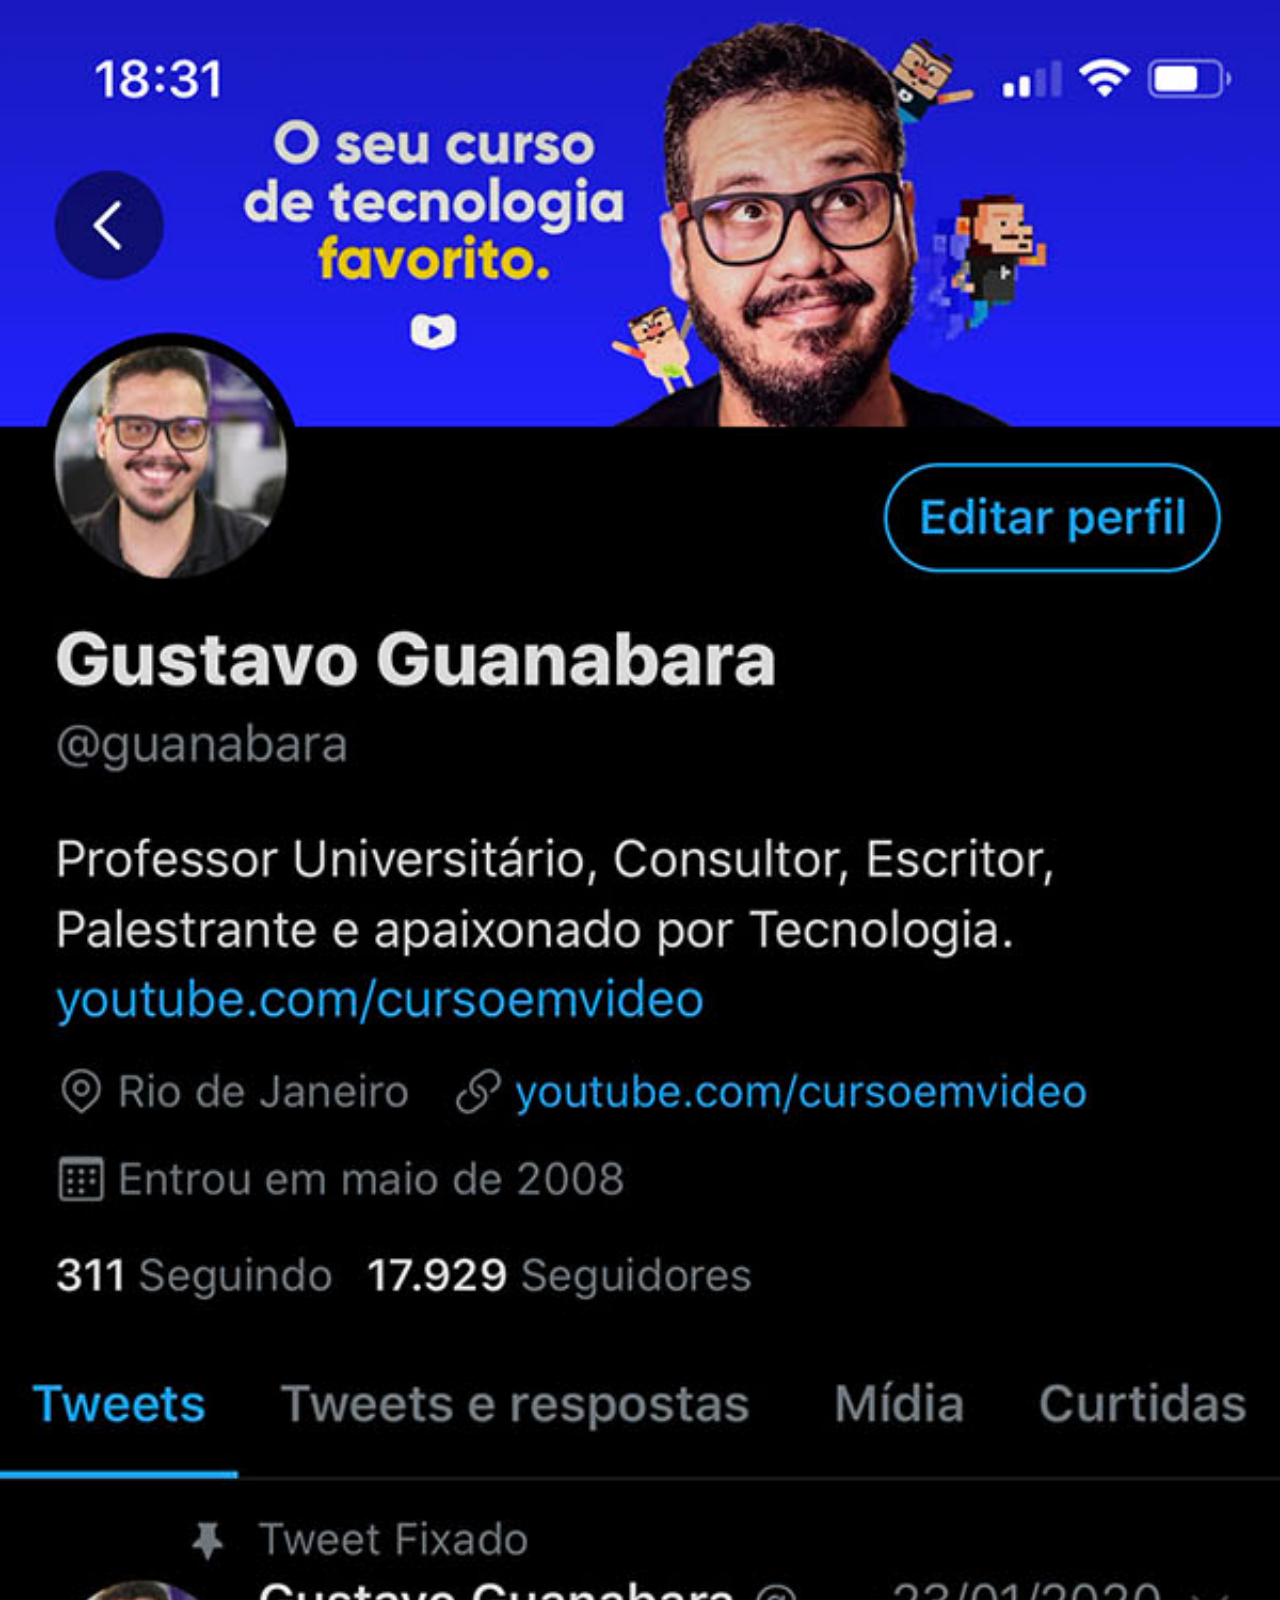
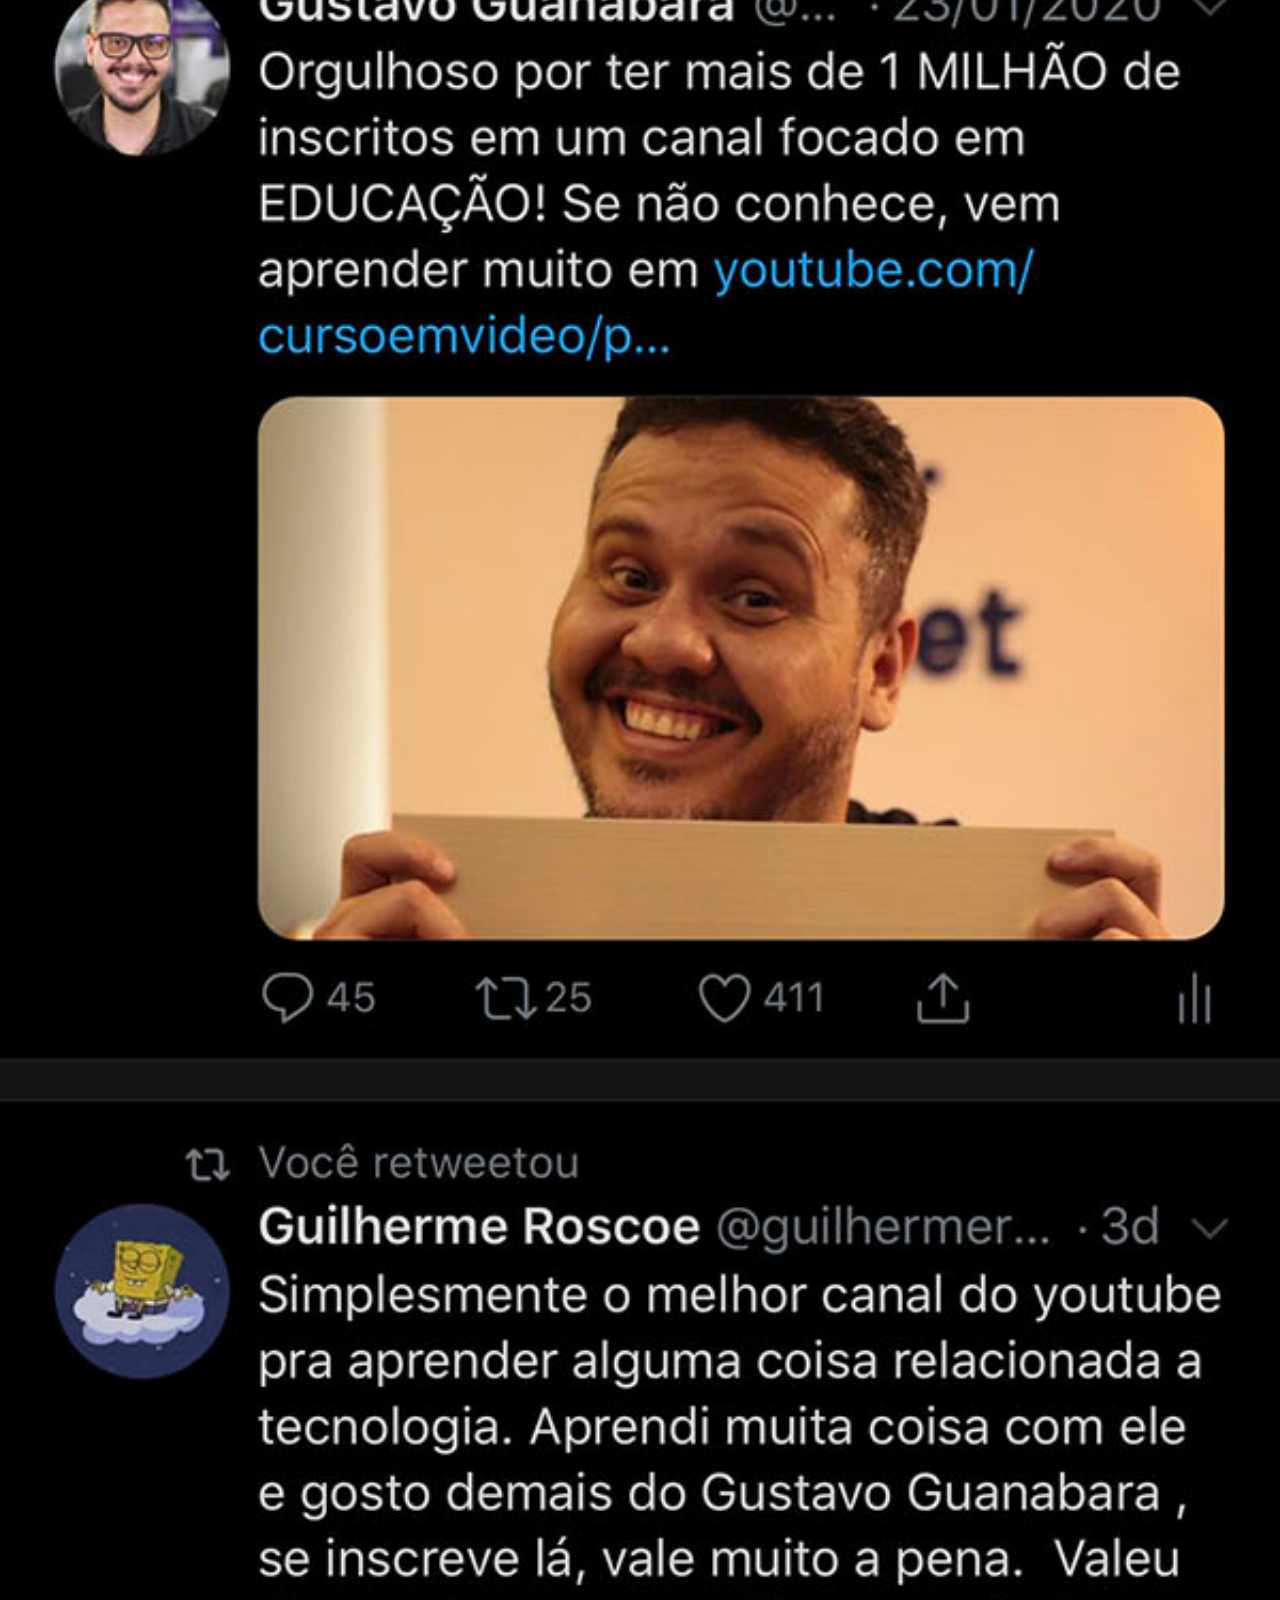
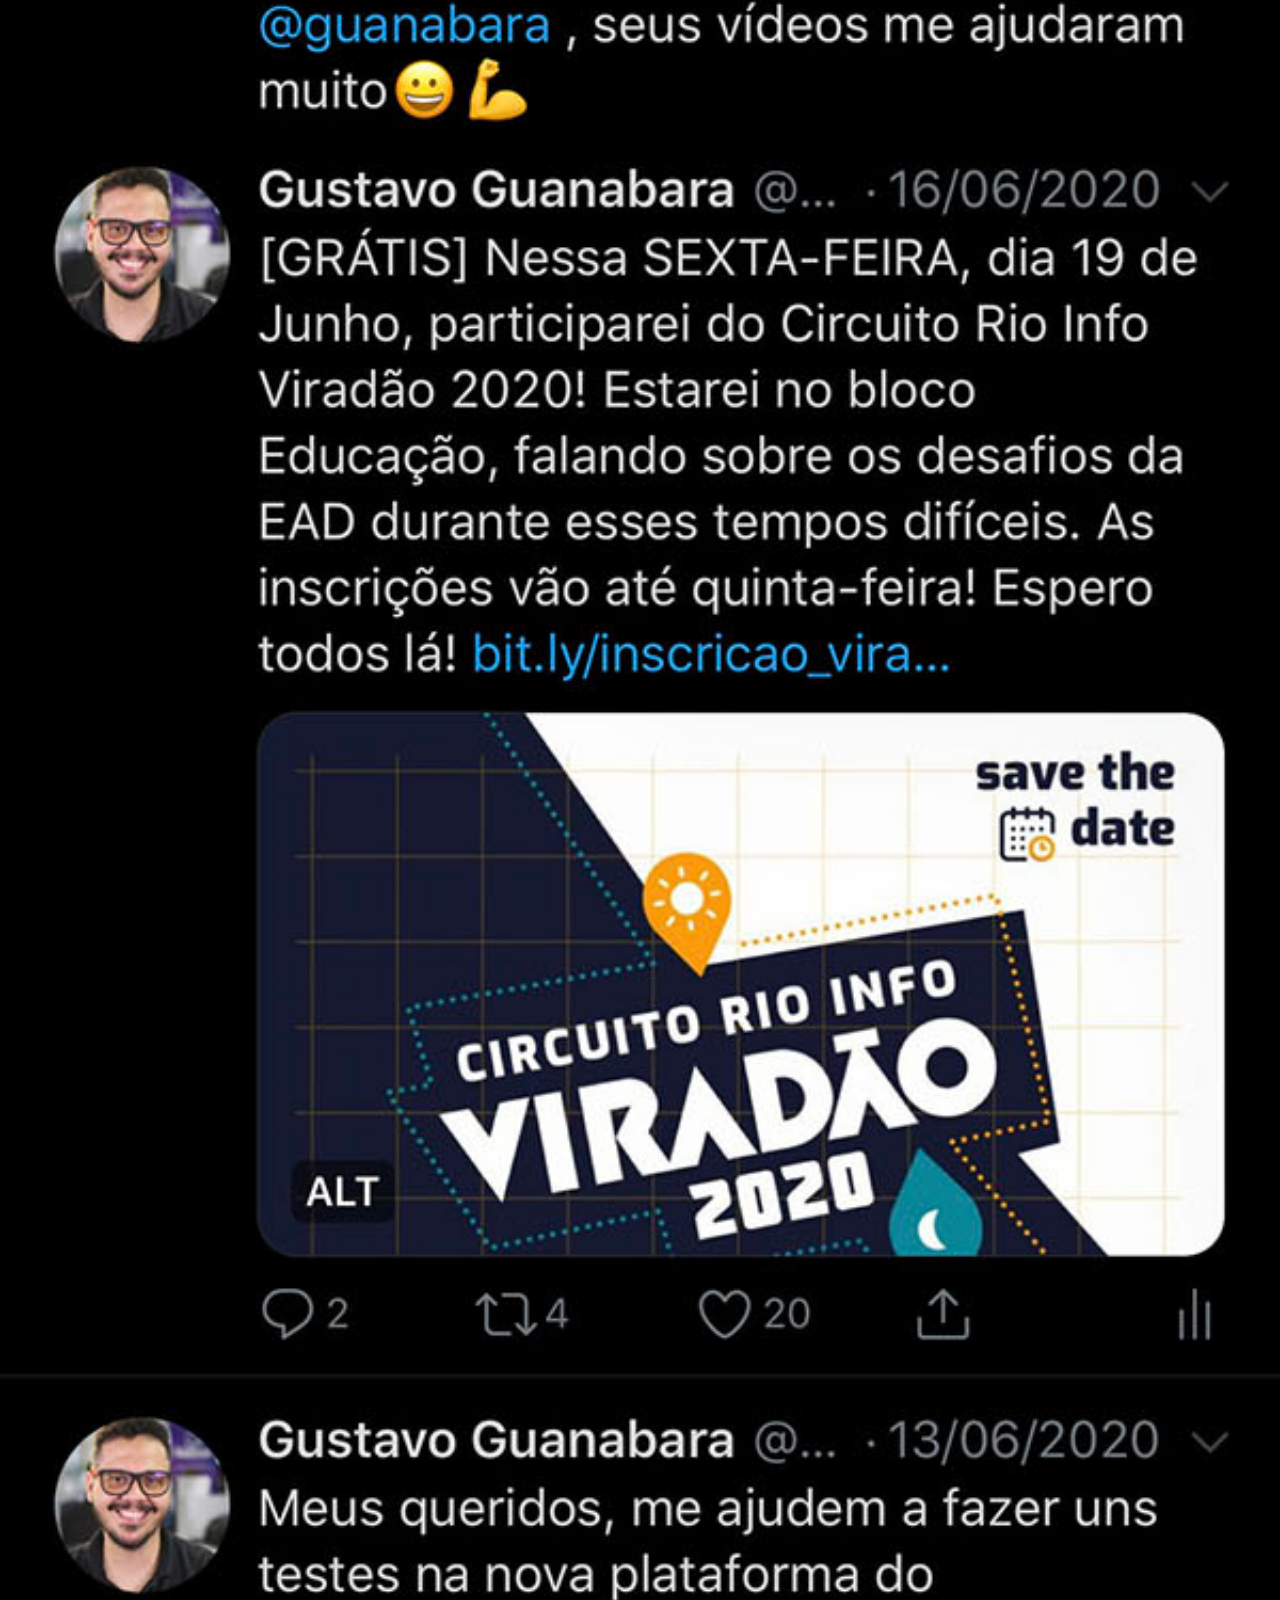
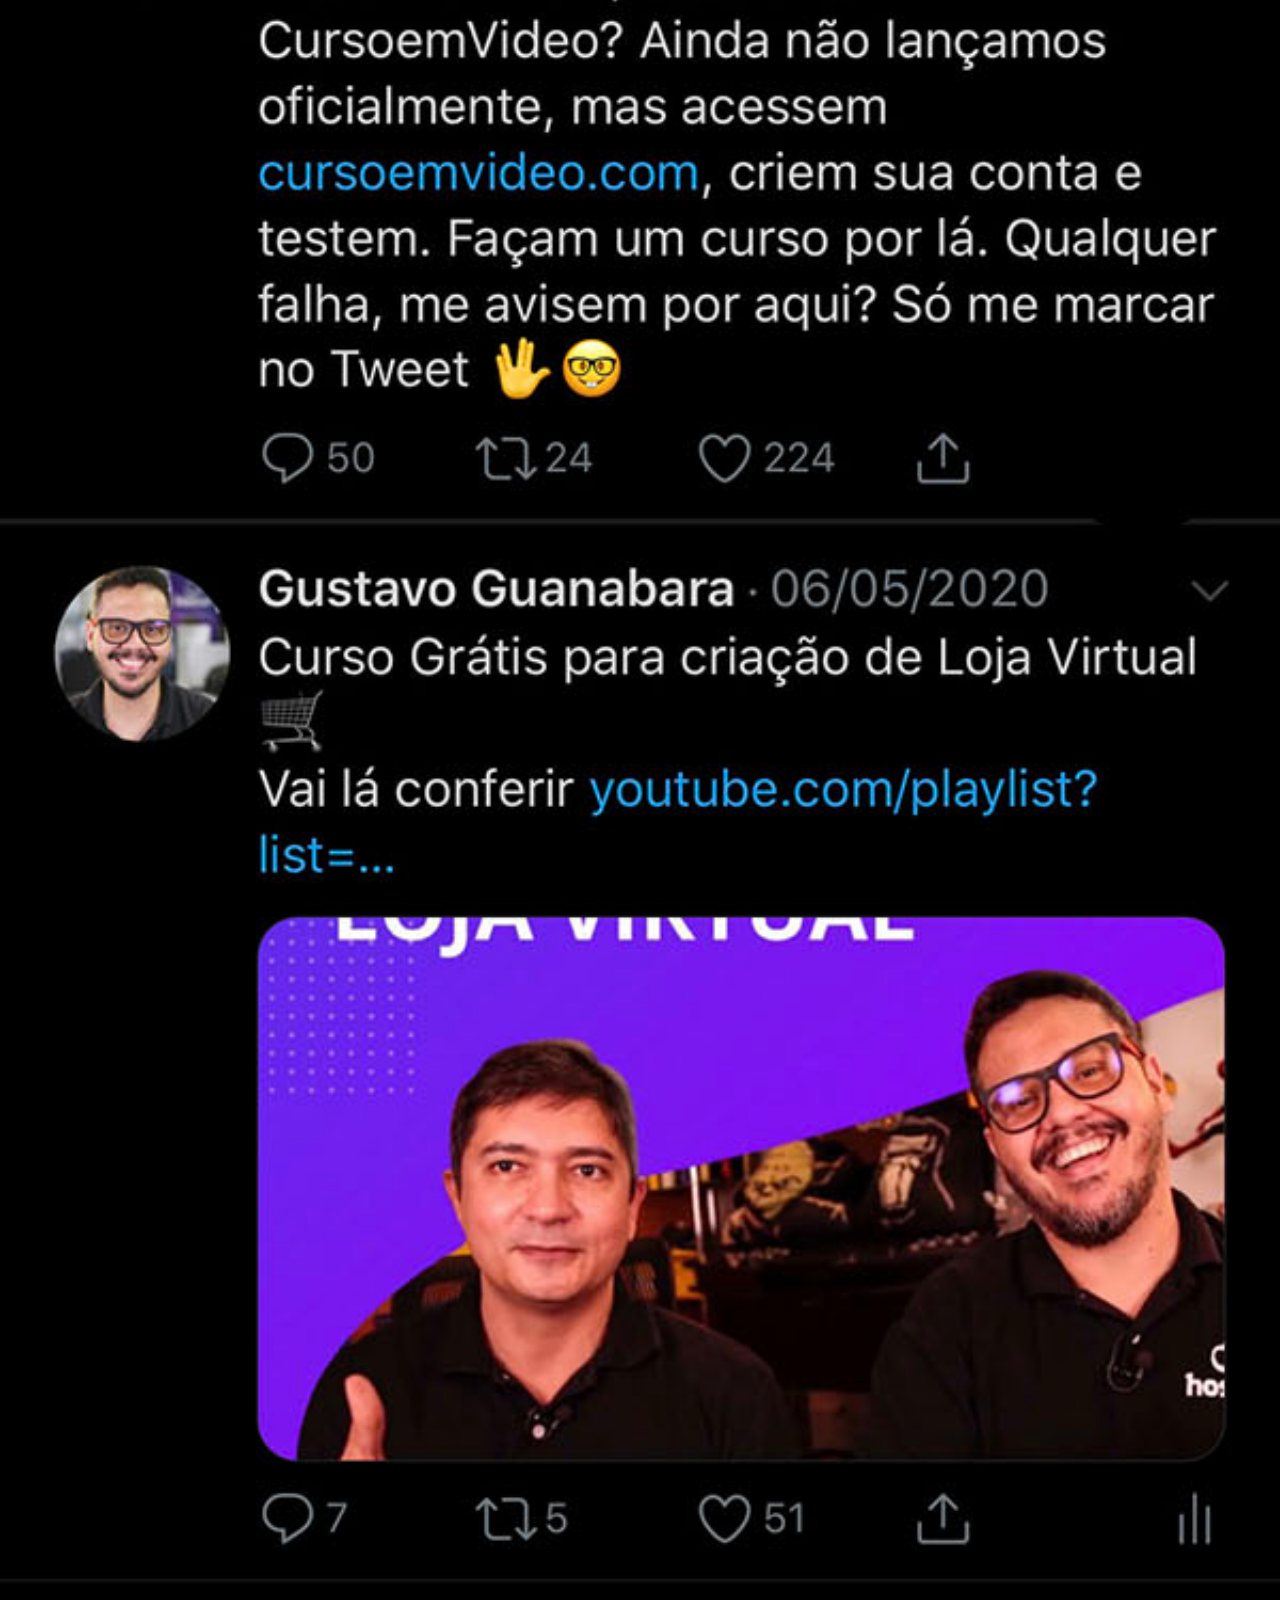
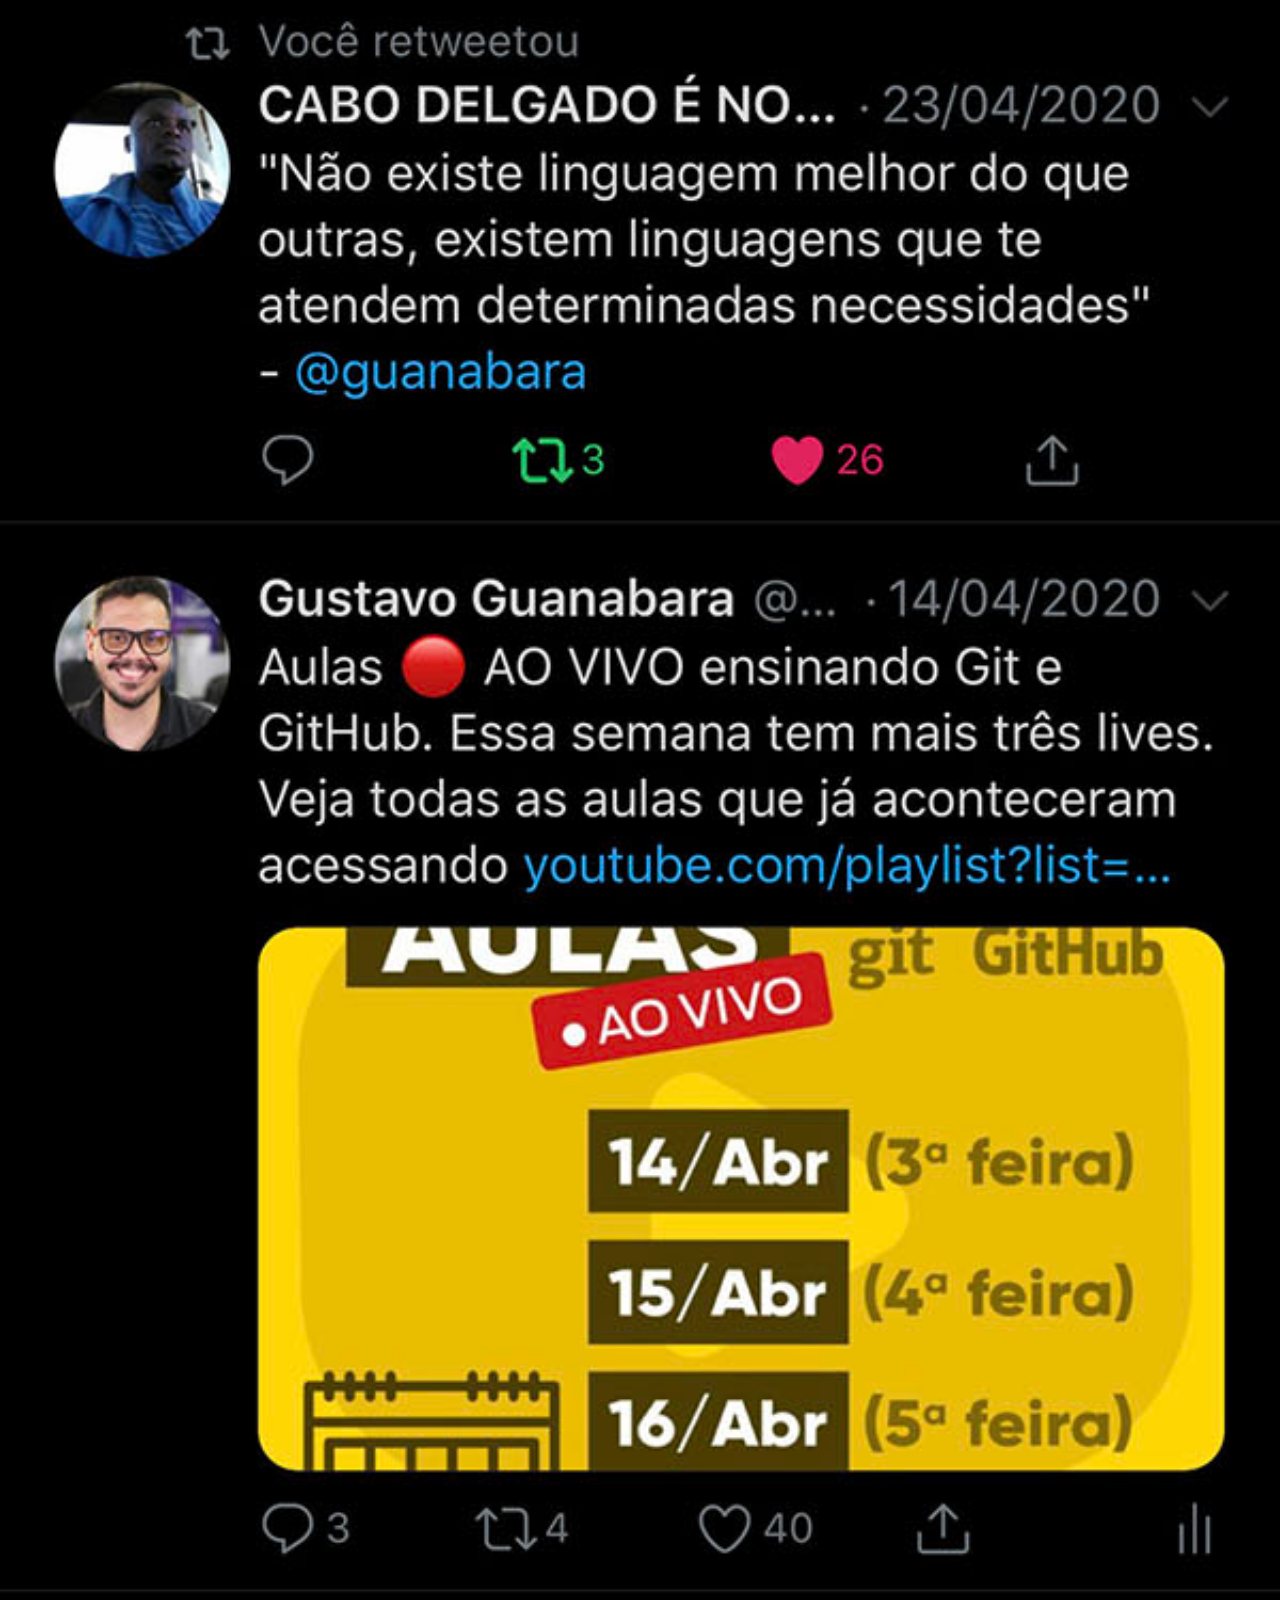
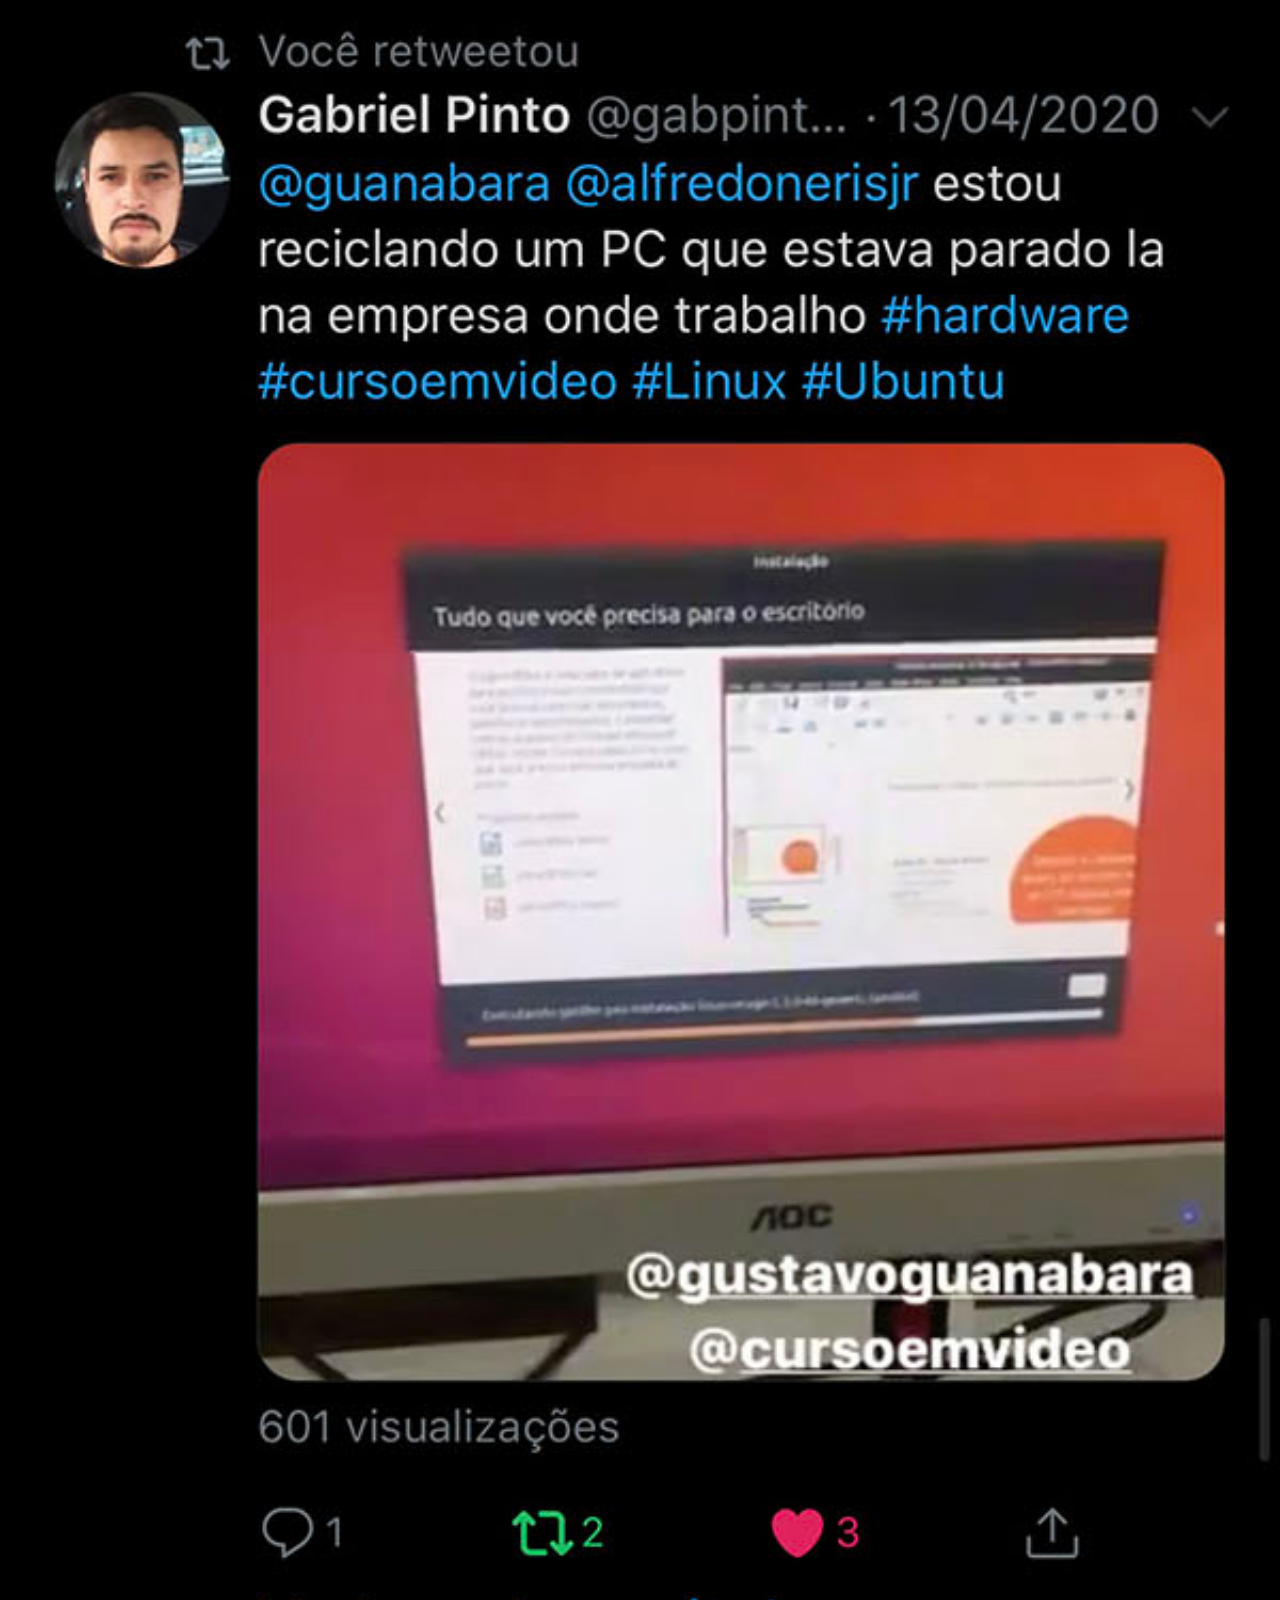
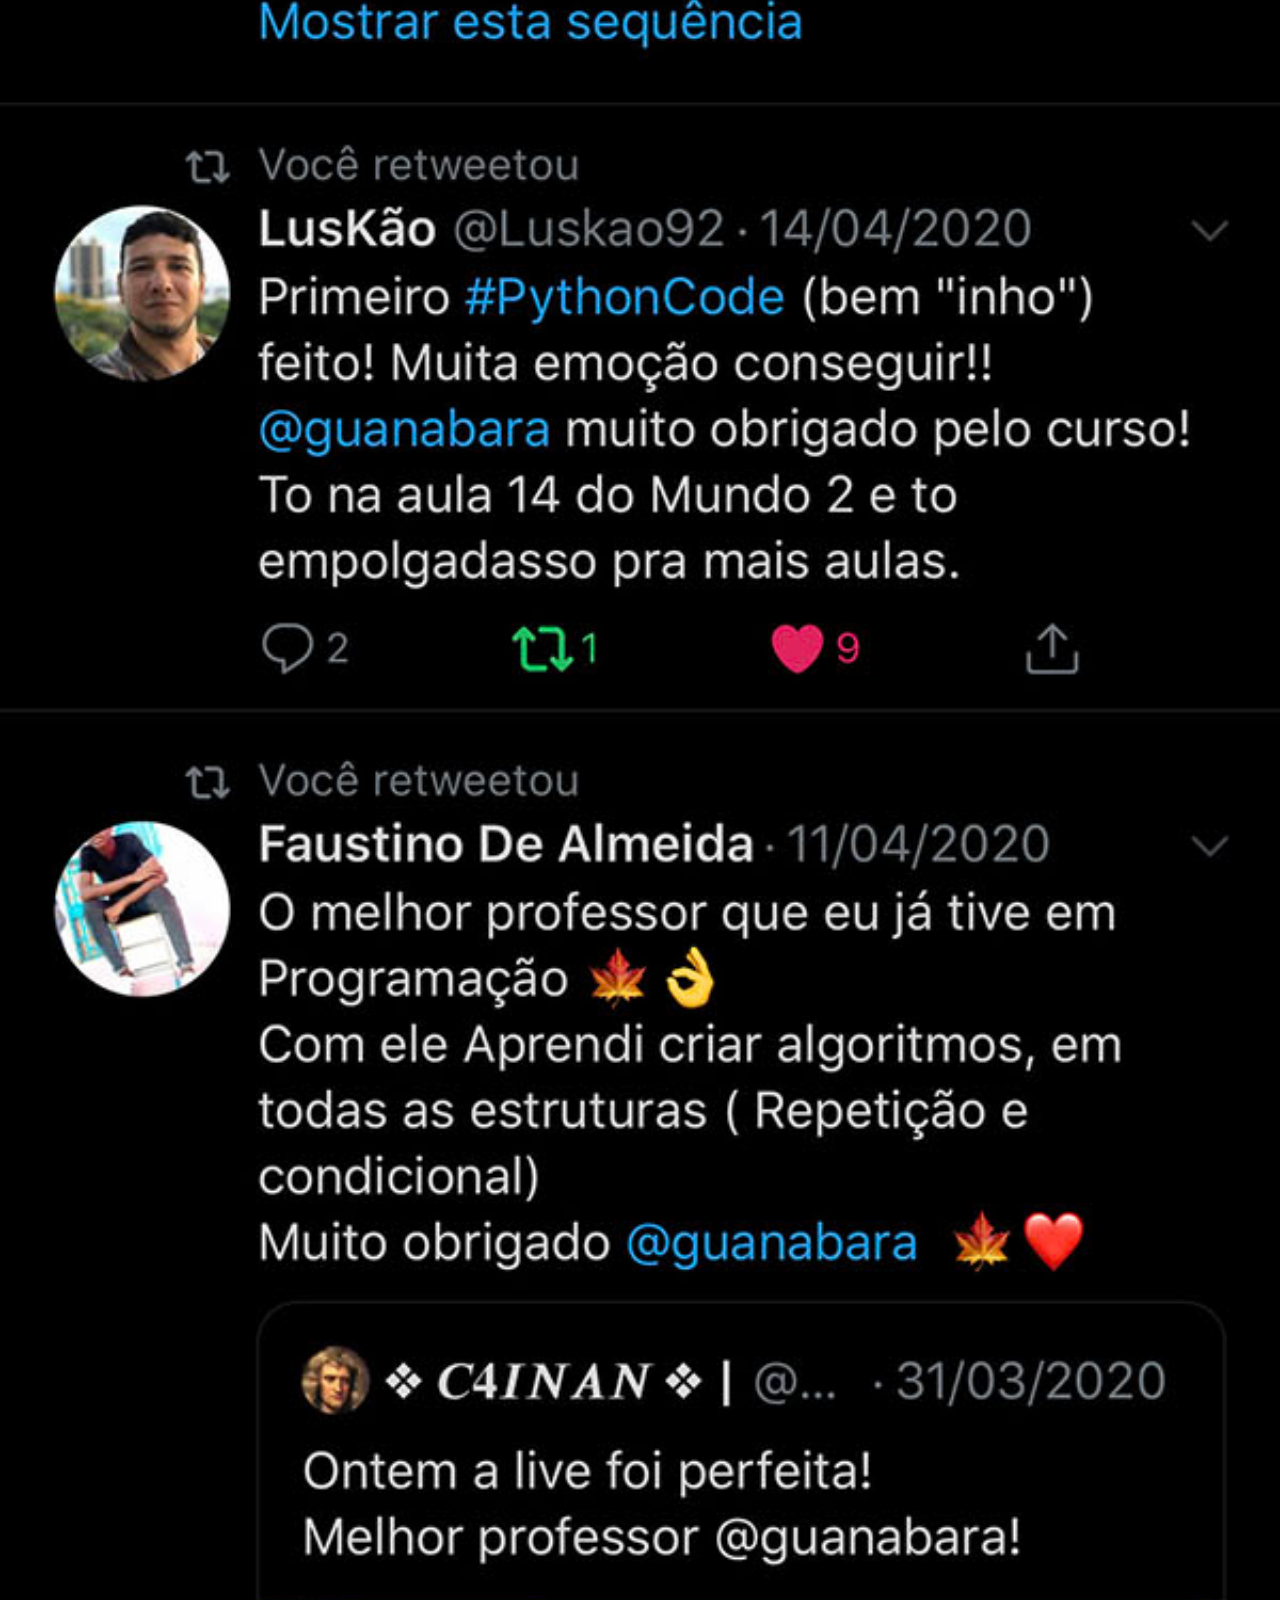
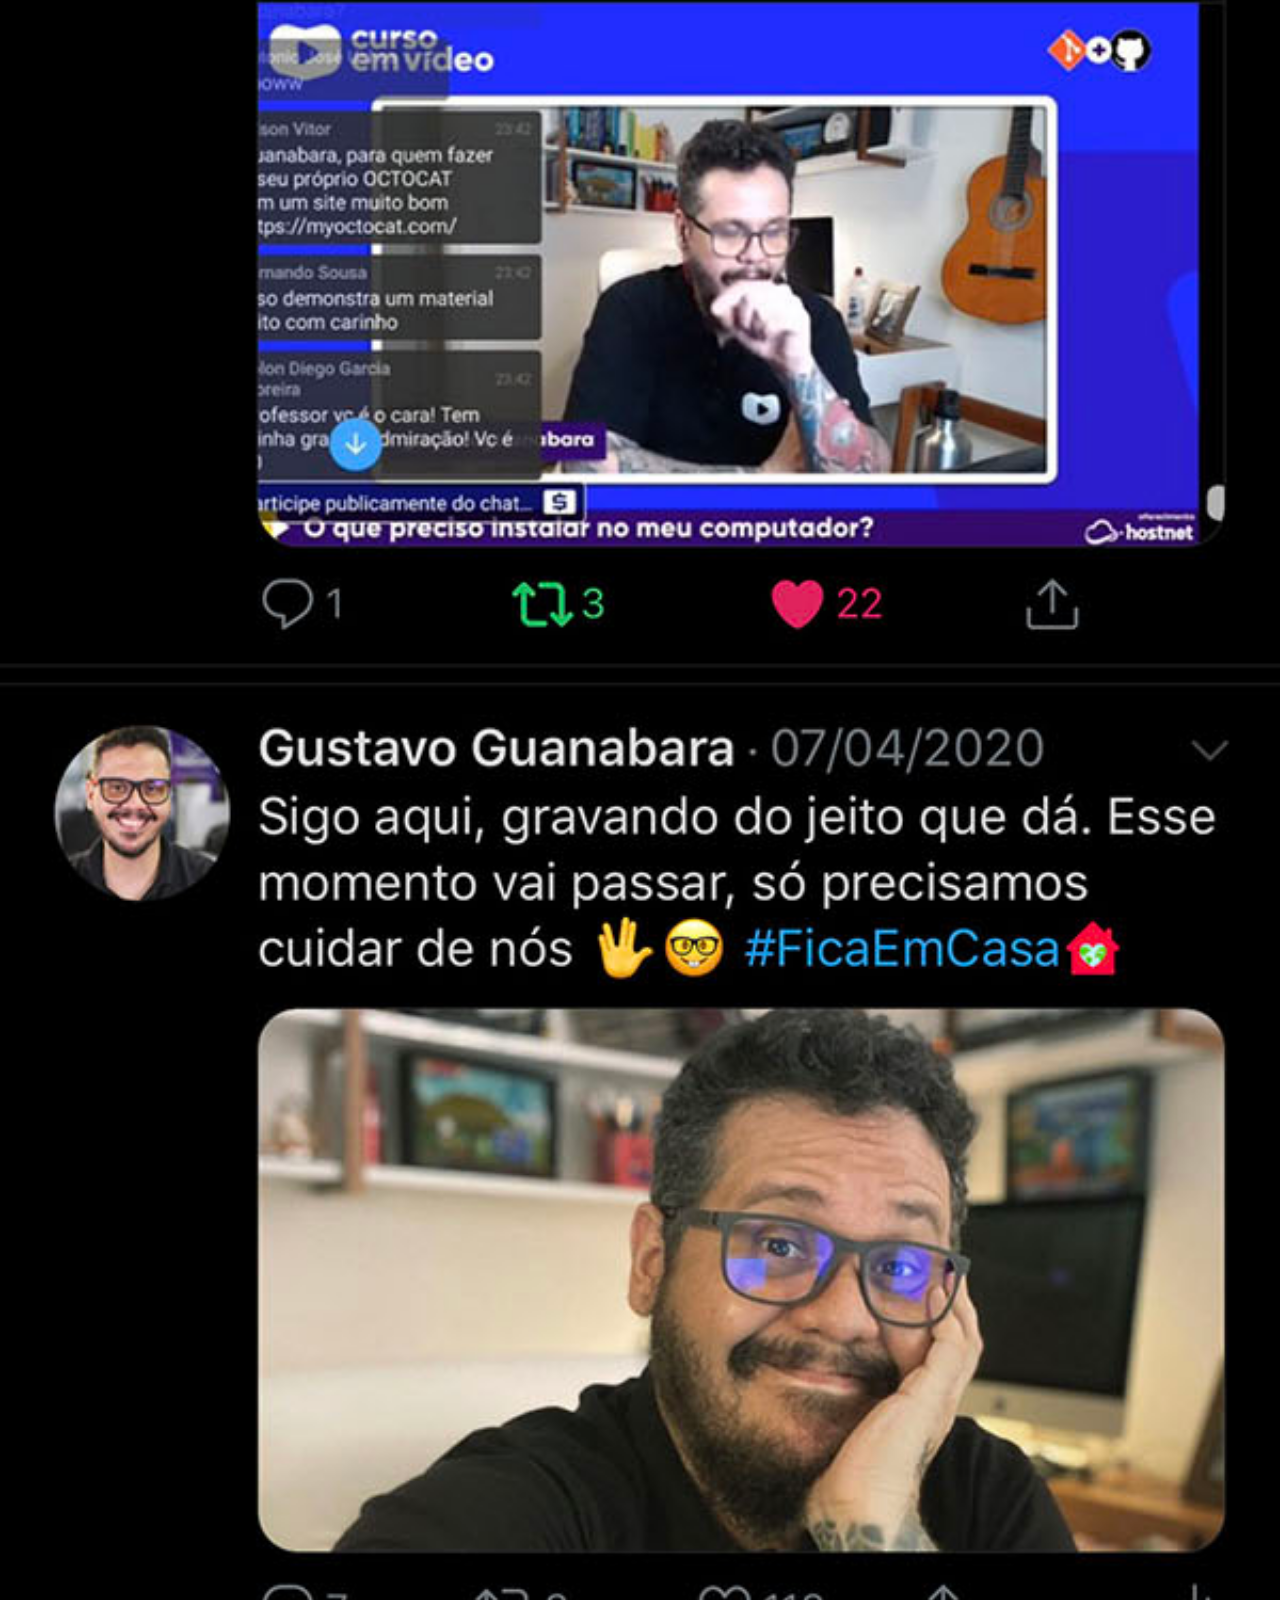
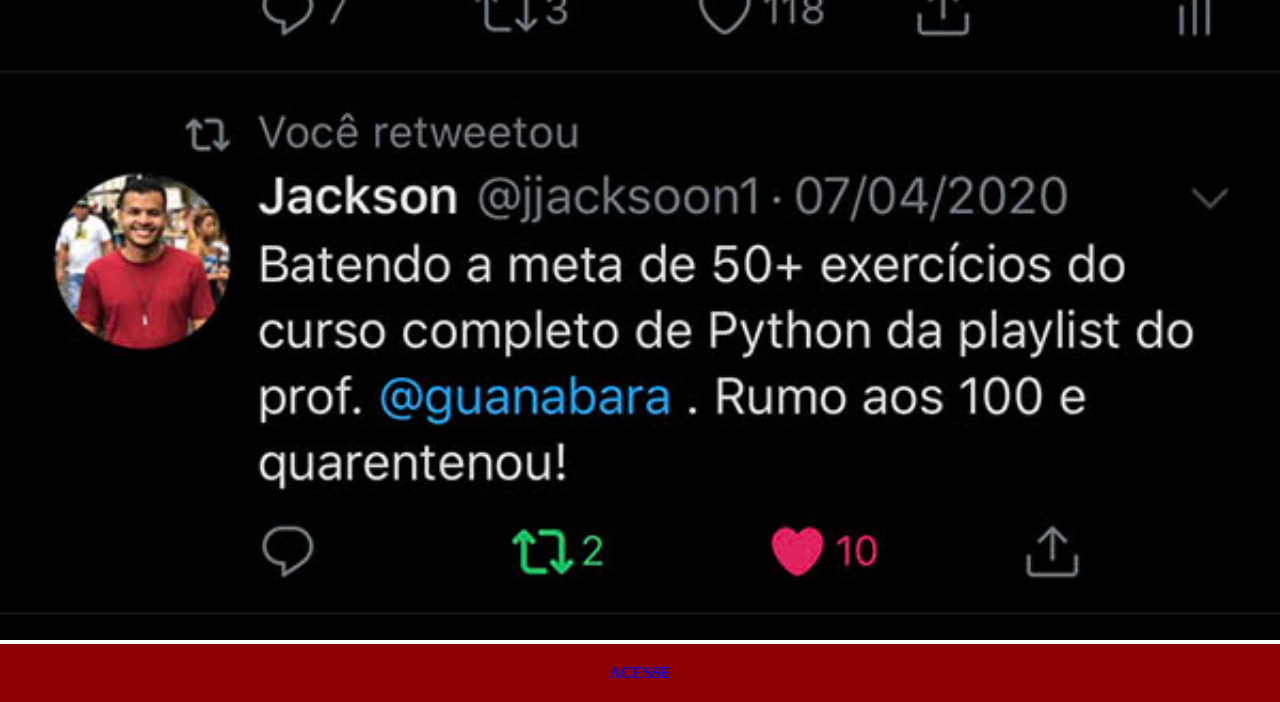
<file: twitter.html>
<!DOCTYPE html>
<html lang="en">
<head>
    <meta charset="UTF-8">
    <meta name="viewport" content="width=device-width, initial-scale=1.0">
    <title>Twitter</title>
    <link rel="stylesheet" href="estilo/social.css">
</head>
<body>
    <img src="imagens/tela-twitter.jpg" alt="">

    <a href="https://x.com/nextage_nebb">ACESSE</a>
</body>
</html>
</file>
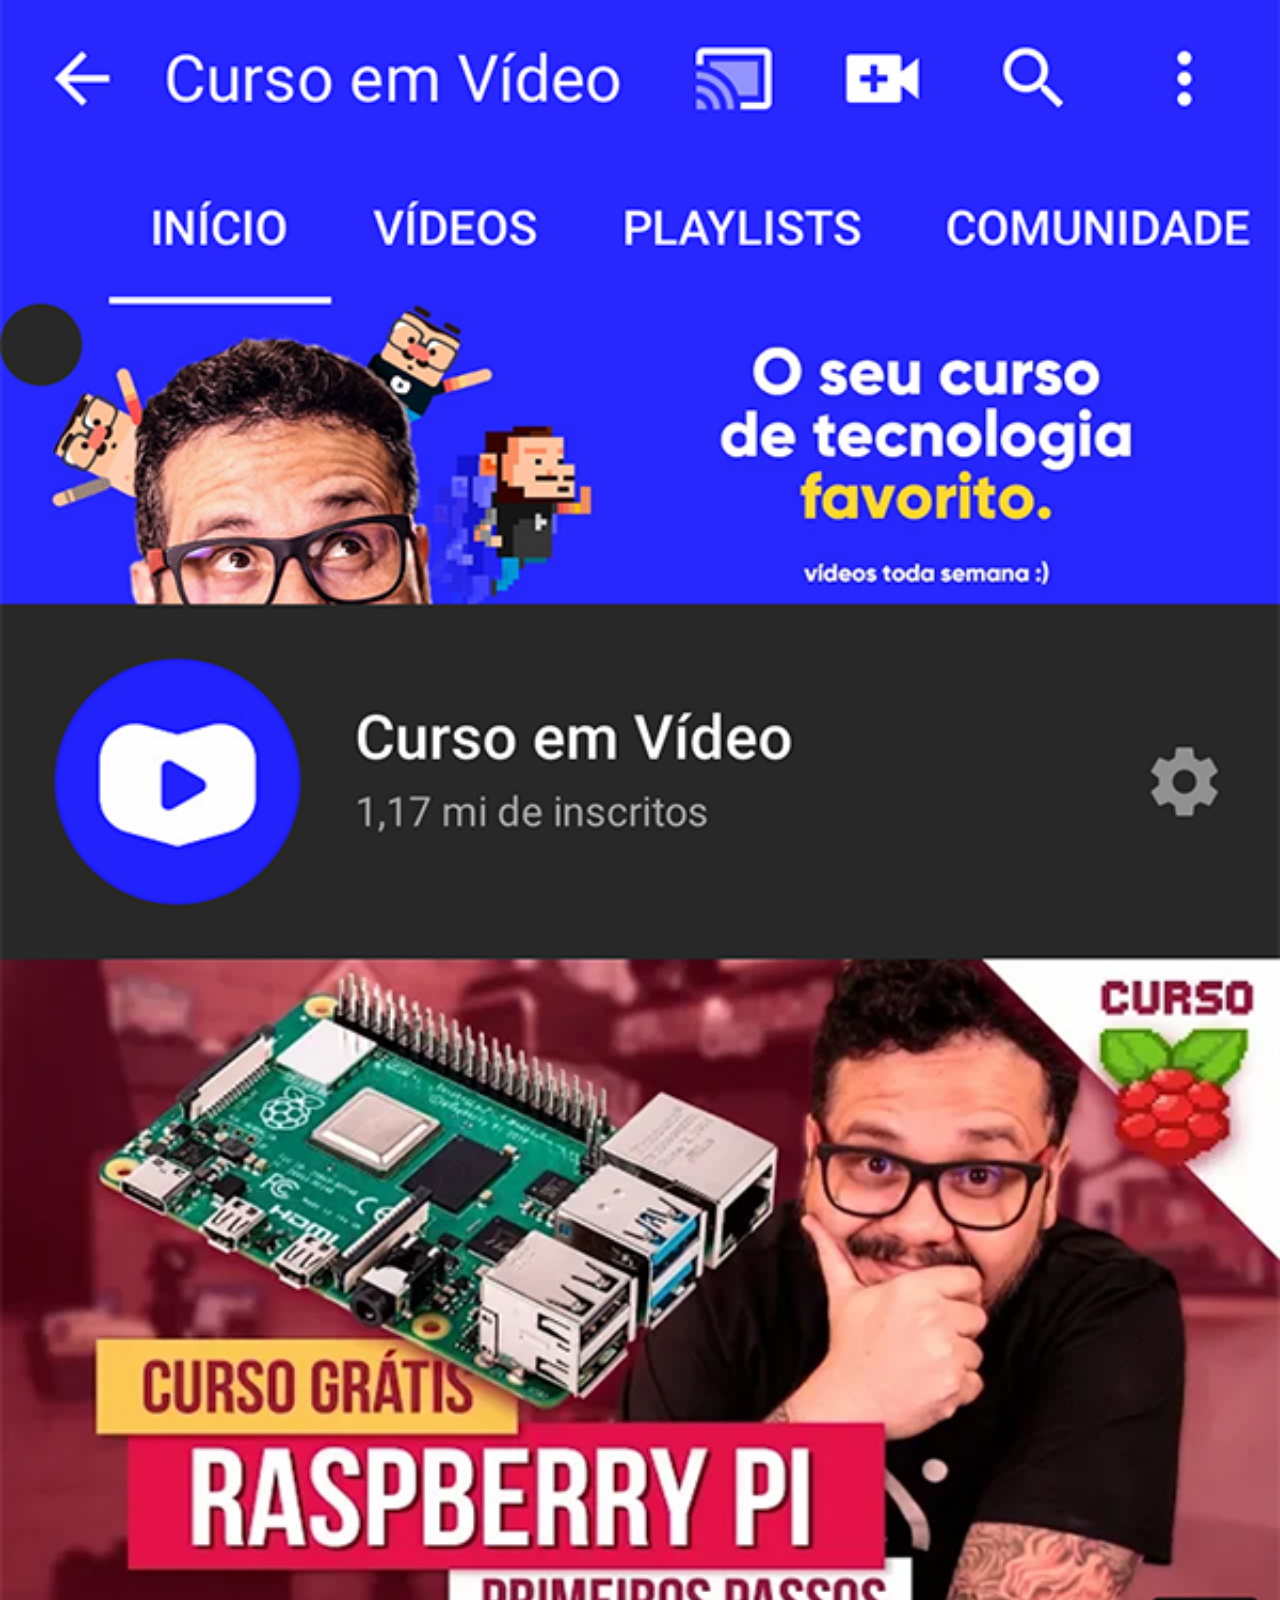
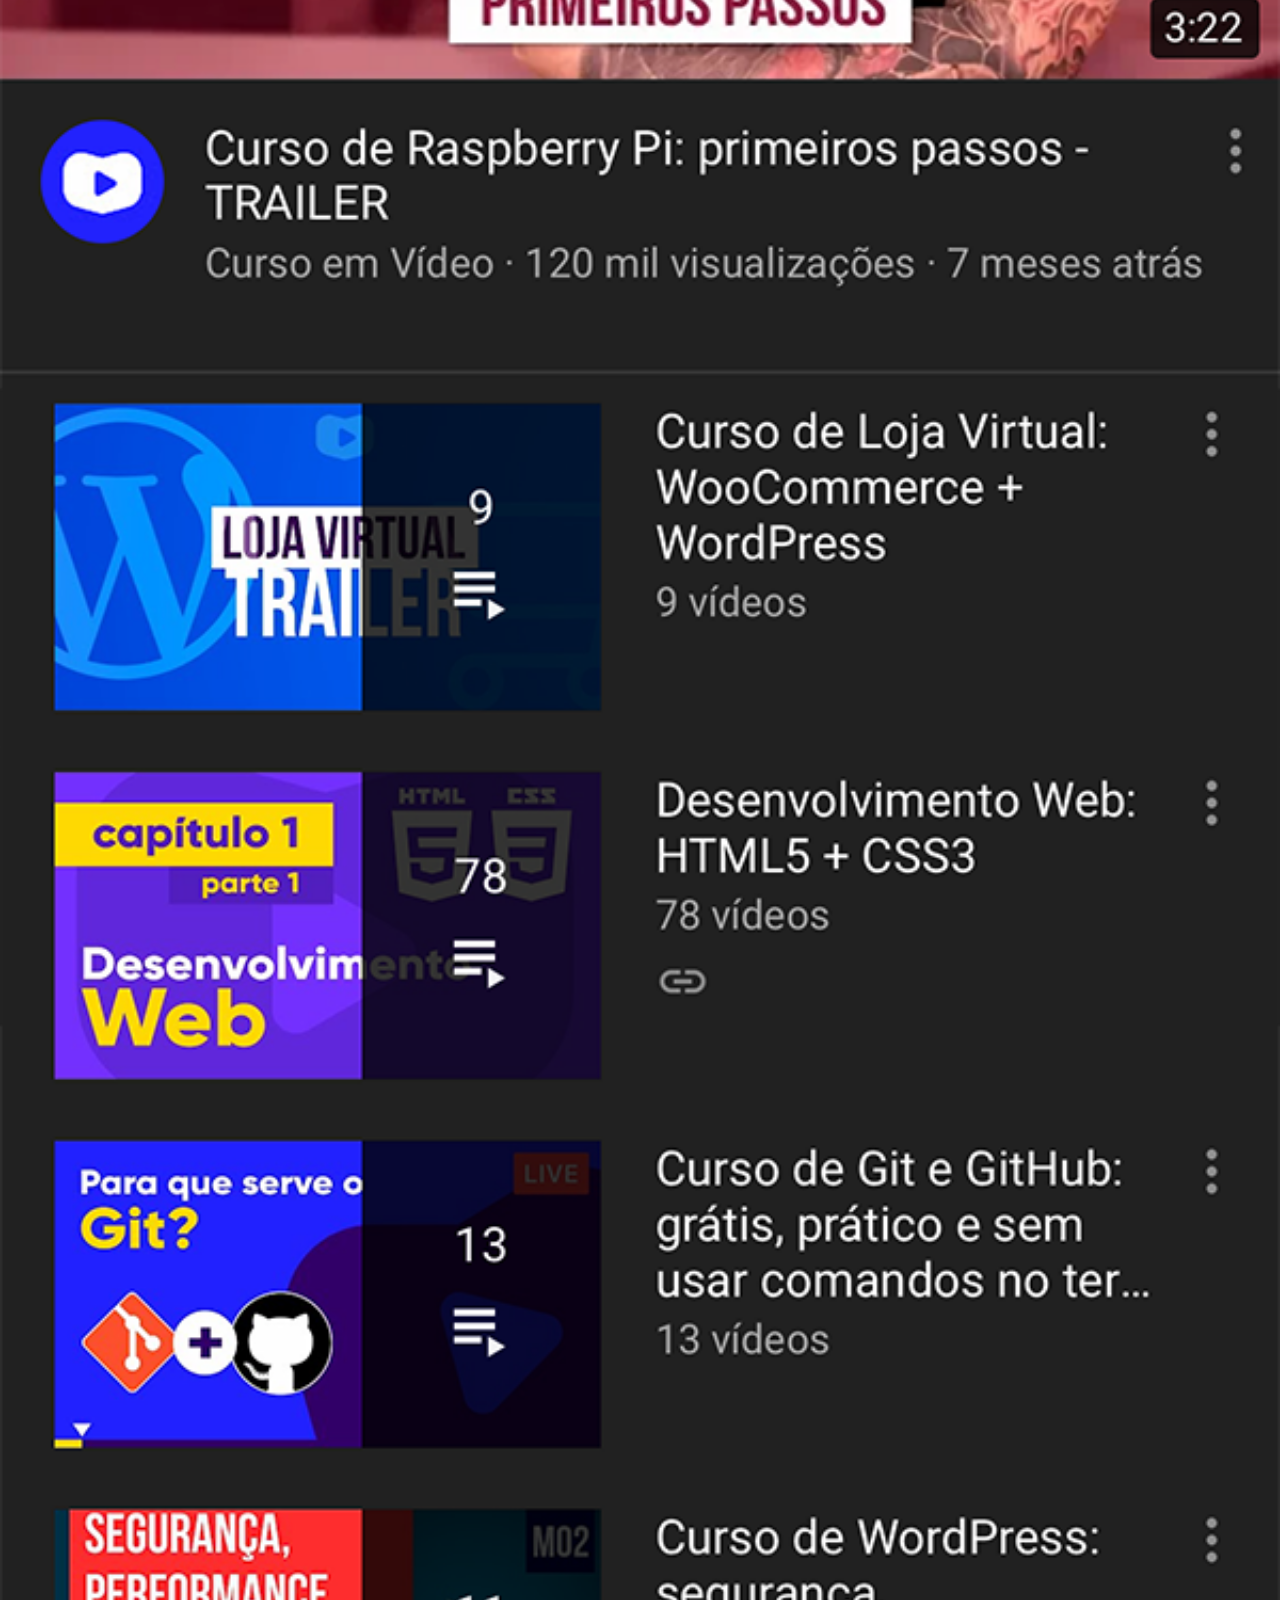
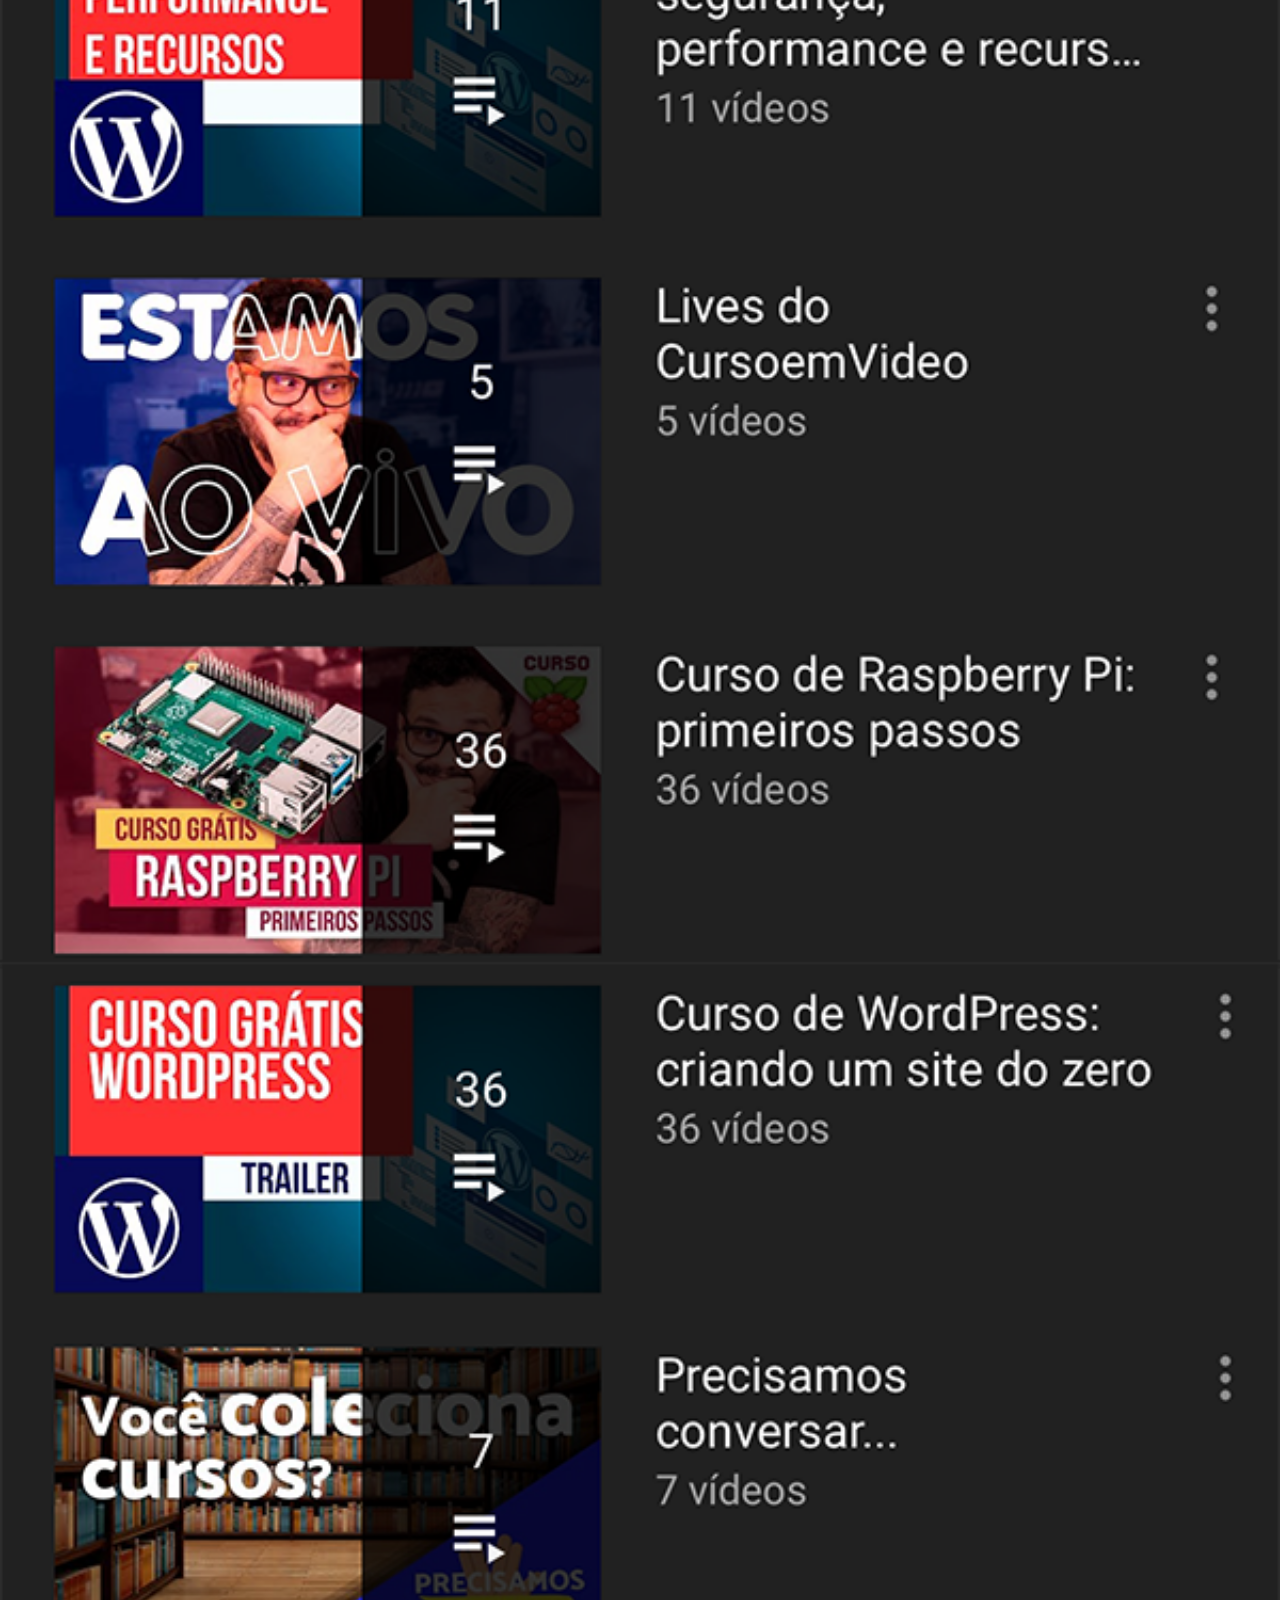
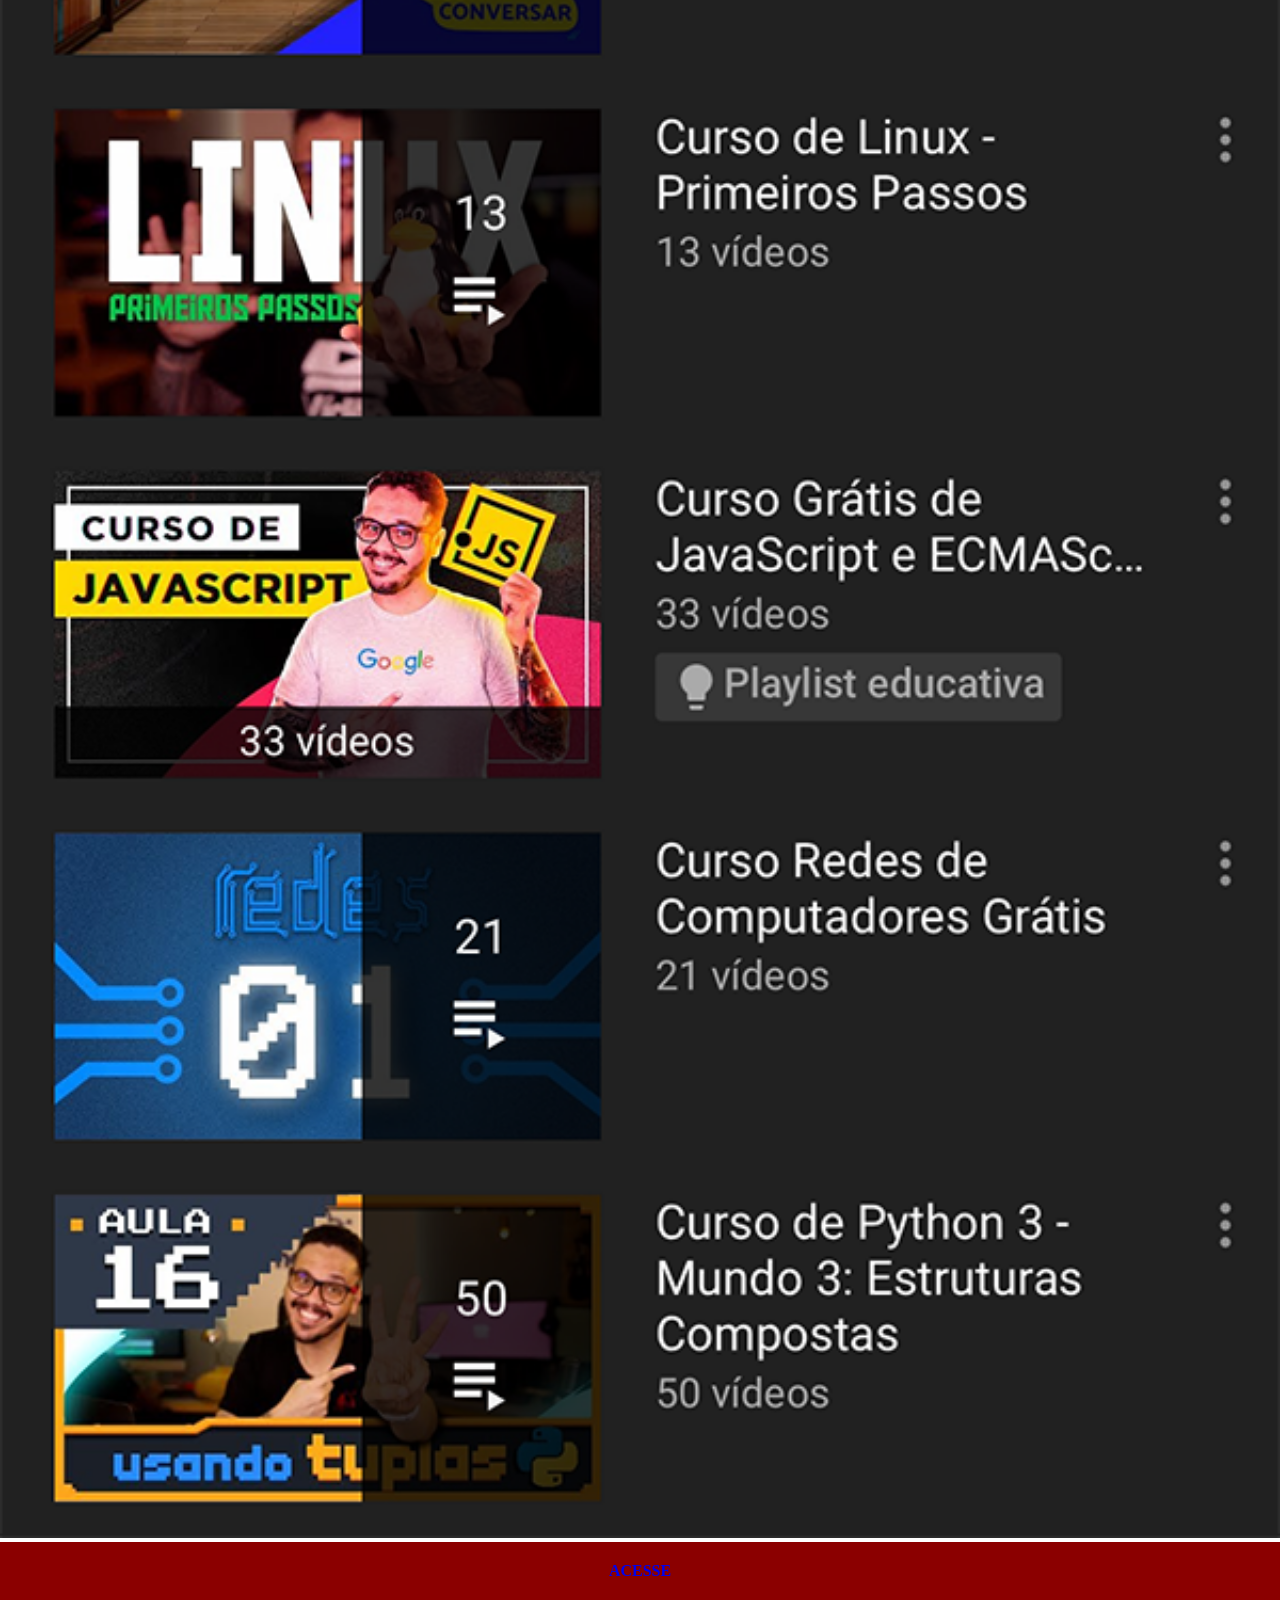
<file: youtube.html>
<!DOCTYPE html>
<html lang="pt-br">
<head>
    <meta charset="UTF-8">
    <meta name="viewport" content="width=device-width, initial-scale=1.0">
    <title>You Tube</title>
    <link rel="stylesheet" href="estilo/social.css">
</head>
<body>
    <img src="imagens/tela-youtube.png" alt="YouTube">

    <a href="https://www.youtube.com/@cursoemvideo/playlists" target="_blank">ACESSE</a>
</body>
</html>
</file>
<file: estilo/style.css>
* {
    margin: 0px;
    padding: 0px;
    font-family: Arial, Helvetica, sans-serif;
}
html, body {
    height: 100vh;
    width: 100vw;
    background-color: gainsboro;
}

body {
    background: url(../imagens/fundo-madeira.jpg) no-repeat top center;
    background-size: cover;
    background-attachment: fixed;
}
main {
    height: 100vh;
    position: relative;
}
#telefone {
    position: absolute;
    top: 50%;
    left: 50%;
    transform: translate(-50%, -50%);

    height: 627px;
    width: 350px;
    background: url(../imagens/frame-iphone.png) no-repeat;
}
#tela {
    position: relative;
    top: 80px;
    left: 22px;
    width: 268px;
    height: 480px;
}

#redes-sociais {
    text-align: left;
}
#redes-sociais img {
    width: 50px;
    height: 50px;
    margin: 10px;
    border-radius: 50%;
    box-shadow: 2px 2px 8px rgba(0, 0, 0, 0.652);
}

#redes-sociais img:hover {
    border: 2px solid rgba(255, 255, 255, 0.647);
    transform: translate(-3px, -3px);
    box-shadow: 5px 5px 10px black;
    transition: transform 0.3s;
}
</file>
<file: estilo/social.css>
* {
  padding: 0px;
  margin: 0px;
}
::-webkit-scrollbar {
  width: 0px;
  height: 0px;
}
img {
  width: 100vw;
}
a {
  display: block;
  background-color: darkred;
  padding: 20px;
  text-align: center;
  text-decoration: none;
  font-weight: bolder;
}
</file>
